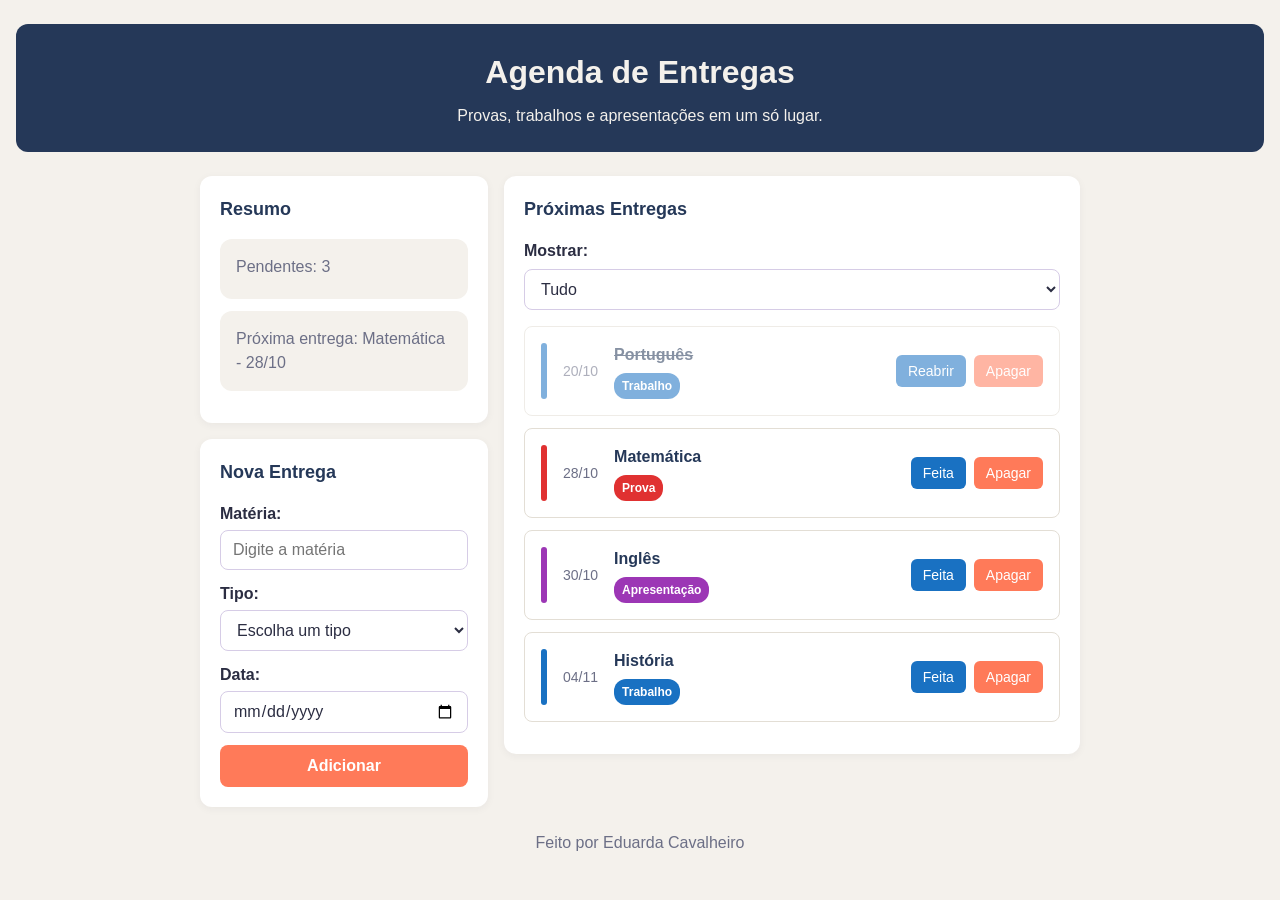
<file: atividade-23-10/index.html>
<!DOCTYPE html>
<html lang="pt-BR">
<head>
    <meta charset="UTF-8">
    <meta name="viewport" content="width=device-width, initial-scale=1.0">

    <title>Agenda de Entregas</title>

    <link rel="stylesheet" href="style.css">
    <script src="script.js" defer></script>
</head>

<body>

    <header>
        <h1>Agenda de Entregas</h1>
        <p>Provas, trabalhos e apresentações em um só lugar.</p>
    </header>

    <main class="app">

        <section class="resumo">
            <h2>Resumo</h2>

            <div class="totalPendentes">
                <p id="totalPendentes">Pendentes: 0</p>
            </div>

            <div class="proximaEntregas">
            <p id="proximaEntrega">
            Próxima entrega: Nada pendente
            </p>
            </div>
        </section>

        <section class="nova">
        <h2>Nova Entrega</h2>

        <form id="formulario" class="formulario">

        <p>
            <label for="materia">Matéria:</label>
            <input type="text" id="materia" placeholder="Digite a matéria" required>
        </p>

        <p>
        <label for="tipo">Tipo:</label>
        <select id="tipo" required>
            <option value="">Escolha um tipo</option>
            <option value="prova">Prova</option>
            <option value="trabalho">Trabalho</option>
            <option value="apresentacao">Apresentação</option>
        </select>
        </p>

        <p>
            <label for="data">Data:</label>
            <input type="date" id="data" required>
        </p>

        <button type="submit">Adicionar</button>

        </form>
        </section>

        <section class="entregas">
        <h2>Próximas Entregas</h2>

        <div>
        <label for="mostrar">Mostrar:</label>

        <select id="mostrar">
            <option value="todos">Tudo</option>
            <option value="prova">Só Provas</option>
            <option value="trabalho">Só Trabalhos</option>
            <option value="apresentacao">Só Apresentações</option>
        </select>
        </div>

        <ul class="listaEntregas" id="listaEntregas"></ul>

        </section>

    </main>

    <footer>
        <p>Feito por Eduarda Cavalheiro</p>
    </footer>

</body>
</html>
</file>
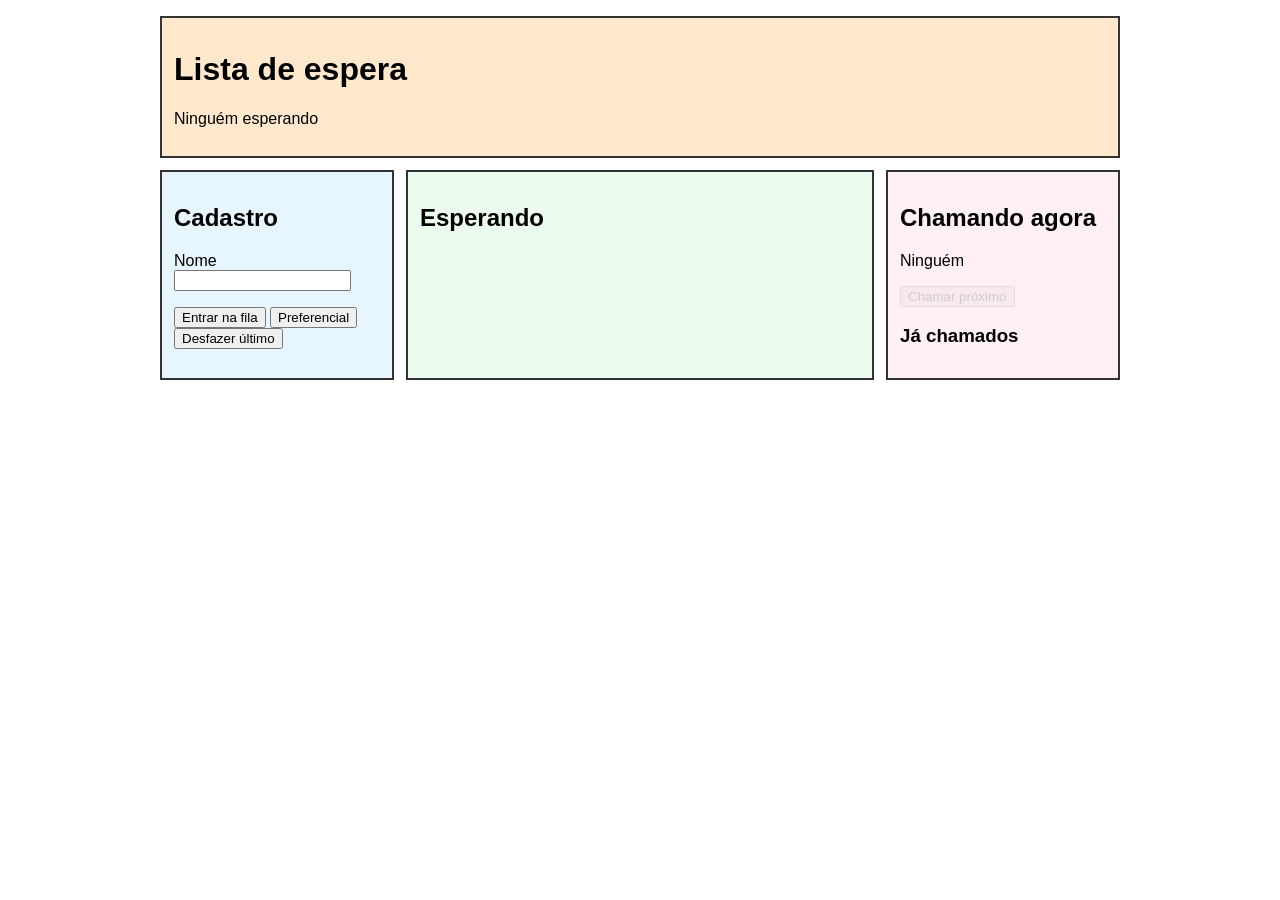
<file: exemplo-lista-espera/index.html>
<!DOCTYPE html>
<html lang="pt-BR">

<head>
    <meta charset="UTF-8">
    <meta name="viewport" content="width=device-width, initial-scale=1.0">
    <title>Lista de espera</title>
    <link rel="stylesheet" href="style.css">
    <script src="script.js" defer></script>
</head>

<body>

    <main class="lanchonete">

        <header class="topo">
            <h1>Lista de espera</h1>
            <p class="contagem">Ninguém esperando</p>
        </header>

        <form class="cadastro">
            <h2>Cadastro</h2>

            <p>
                <label for="nome">Nome</label>
                <input type="text" id="nome" class="campo-nome">
            </p>

            <div class="botoes">
                <button type="submit" class="botao-entrar">Entrar na fila</button>
                <button type="button" class="botao-preferencial">Preferencial</button>
                <button type="button" class="botao-desfazer">Desfazer último</button>
            </div>

            <p class="aviso"></p>
        </form>

        <section class="espera">
            <h2>Esperando</h2>
            <ol class="lista"></ol>
        </section>

        <section class="chamada">
            <h2>Chamando agora</h2>
            <p class="nome-chamado">Ninguém</p>
            <button type="button" class="botao-chamar">Chamar próximo</button>
            <h3>Já chamados</h3>
            <ol class="lista-chamados"></ol>
        </section>

    </main>

</body>

</html>
</file>
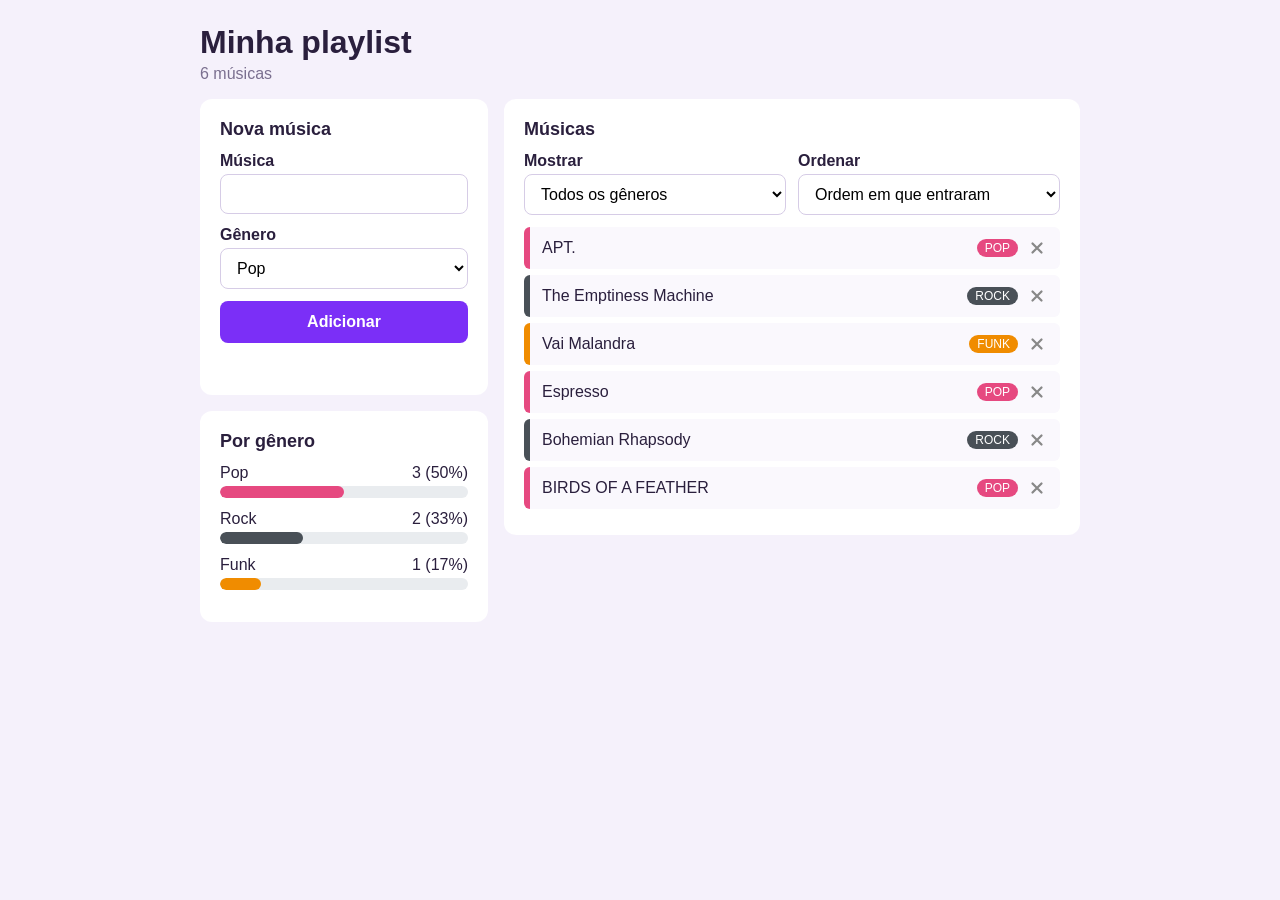
<file: exemplo-local-storage/index.html>
<!DOCTYPE html>
<html lang="pt-BR">

<head>
    <meta charset="UTF-8">
    <meta name="viewport" content="width=device-width, initial-scale=1.0">
    <title>Minha playlist</title>
    <link rel="stylesheet" href="style.css">
    <script src="script.js" defer></script>
</head>

<body>

    <main class="app">

        <header class="topo">
            <h1>Minha playlist</h1>
            <p class="contagem"></p>
        </header>

        <form class="formulario">
            <h2>Nova música</h2>

            <p>
                <label for="titulo">Música</label>
                <input type="text" id="titulo" class="campo-titulo">
            </p>

            <p>
                <label for="genero">Gênero</label>
                <select id="genero" class="campo-genero">
                    <option value="pop">Pop</option>
                    <option value="rock">Rock</option>
                    <option value="funk">Funk</option>
                </select>
            </p>

            <button type="submit">Adicionar</button>

            <p class="aviso"></p>
        </form>

        <section class="musicas">
            <h2>Músicas</h2>

            <div class="controles">
                <p>
                    <label for="filtro">Mostrar</label>
                    <select id="filtro" class="campo-filtro">
                        <option value="todos">Todos os gêneros</option>
                        <option value="pop">Só pop</option>
                        <option value="rock">Só rock</option>
                        <option value="funk">Só funk</option>
                    </select>
                </p>

                <p>
                    <label for="ordem">Ordenar</label>
                    <select id="ordem" class="campo-ordem">
                        <option value="chegada">Ordem em que entraram</option>
                        <option value="titulo-az">Título (A–Z)</option>
                        <option value="titulo-za">Título (Z–A)</option>
                        <option value="genero">Gênero</option>
                    </select>
                </p>
            </div>

            <ul class="lista"></ul>
        </section>

        <section class="generos">
            <h2>Por gênero</h2>
            <ul class="lista-generos"></ul>
        </section>

    </main>

</body>

</html>
</file>
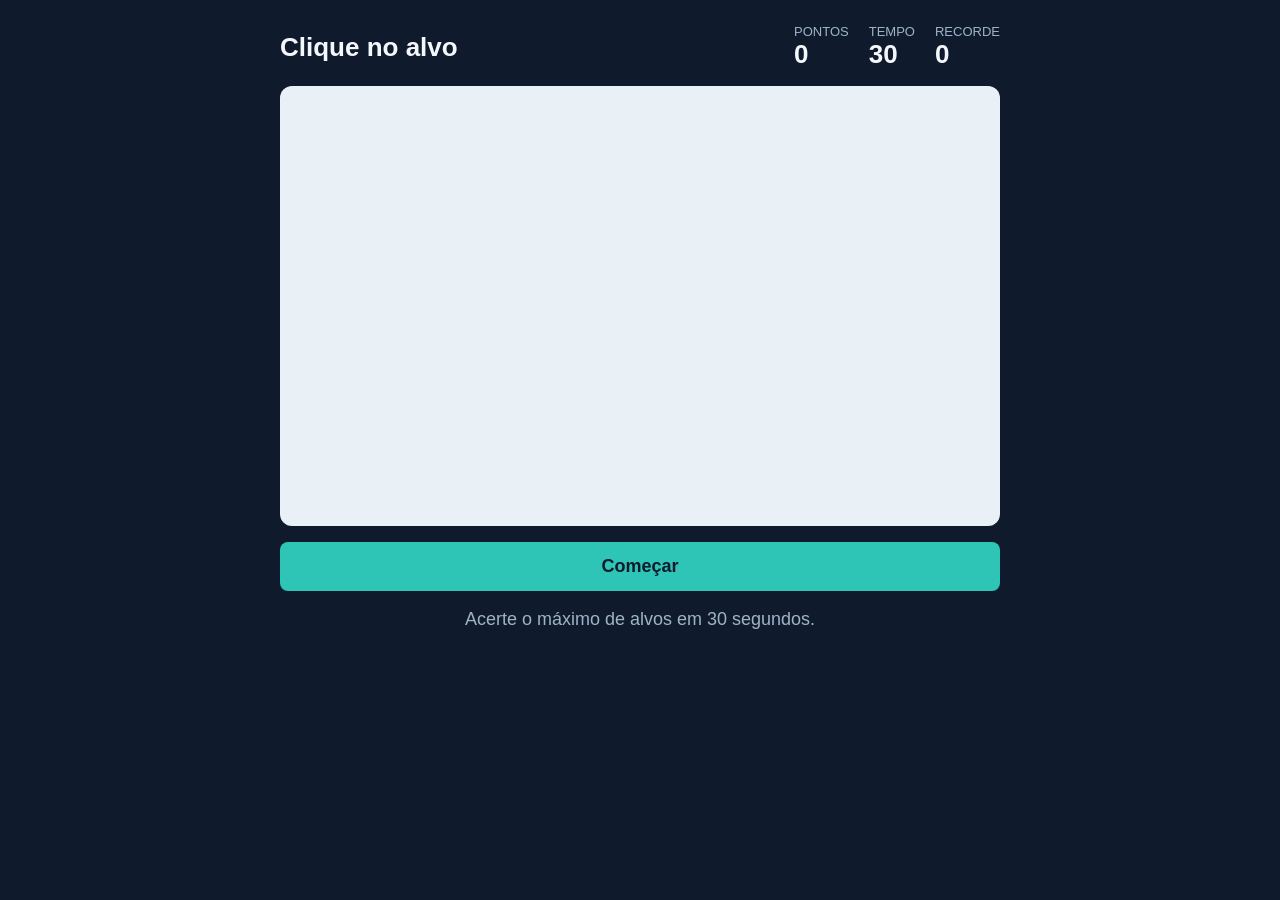
<file: material-aula-05-10/index.html>
<!DOCTYPE html>
<html lang="pt-BR">

<head>
    <meta charset="UTF-8">
    <meta name="viewport" content="width=device-width, initial-scale=1.0">
    <title>Clique no alvo</title>
    <link rel="stylesheet" href="style.css">
    <script src="script.js" defer></script>
</head>

<body>

    <main class="jogo">

        <header class="topo">
            <h1>Clique no alvo</h1>

            <div class="placar">
                <p>Pontos <strong class="pontos">0</strong></p>
                <p>Tempo <strong class="tempo">30</strong></p>
                <p>Recorde <strong class="recorde">0</strong></p>
            </div>
        </header>

        <div class="arena">
            <button type="button" class="alvo escondido" aria-label="Alvo"></button>
        </div>

        <button type="button" class="botao-comecar">Começar</button>
        <p class="mensagem">Acerte o máximo de alvos em 30 segundos.</p>

    </main>

</body>

</html>
</file>
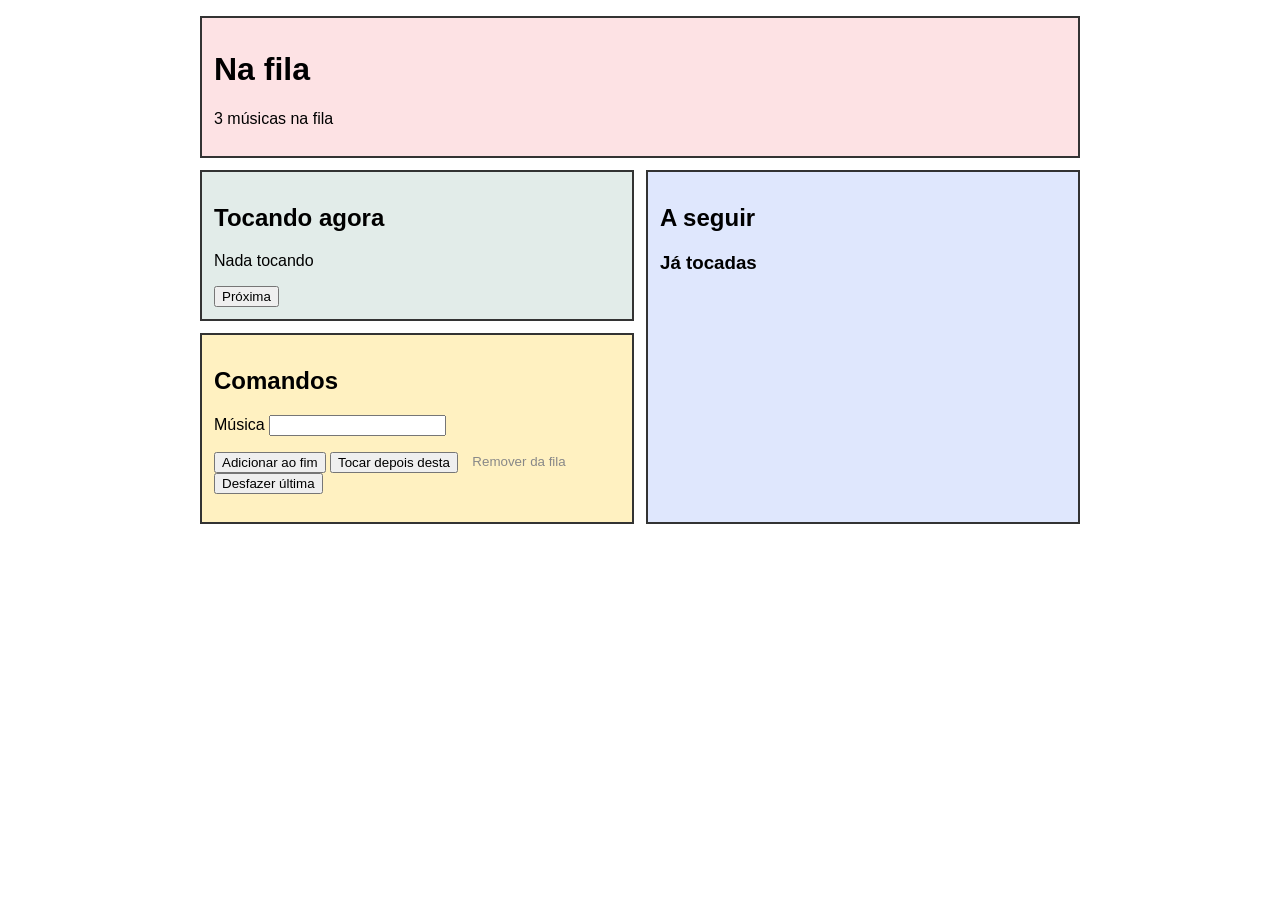
<file: playlist-ponto-de-partida/index.html>
<!DOCTYPE html>
<html lang="pt-BR">

<head>
    <meta charset="UTF-8">
    <meta name="viewport" content="width=device-width, initial-scale=1.0">
    <title>Na fila</title>
    <link rel="stylesheet" href="style.css">
    <script src="script.js" defer></script>
</head>

<body>

    <main class="player">

        <header class="topo">
            <h1>Na fila</h1>
            <p class="contagem">Fila vazia</p>
        </header>

        <section class="tocando">
            <h2>Tocando agora</h2>
            <p class="musica-atual">Nada tocando</p>
            <button type="button" class="botao-proxima">Próxima</button>
        </section>

        <form class="formulario">
            <h2>Comandos</h2>

            <p>
                <label for="musica">Música</label>
                <input type="text" id="musica" class="campo-musica">
            </p>

            <div class="botoes">
                <button type="submit" class="botao-adicionar">Adicionar ao fim</button>
                <button type="button" class="botao-furar">Tocar depois desta</button>
                <button type="button" class="botao-remover">Remover da fila</button>
                <button type="button" class="botao-desfazer">Desfazer última</button>
            </div>

            <p class="aviso"></p>
        </form>

        <section class="fila">
        <h2>A seguir</h2>
        <ol class="lista"></ol>
        <h3>Já tocadas</h3>
        <ol class="musica-tocada"></ol>
        </section>

    </main>

</body>

</html>
</file>
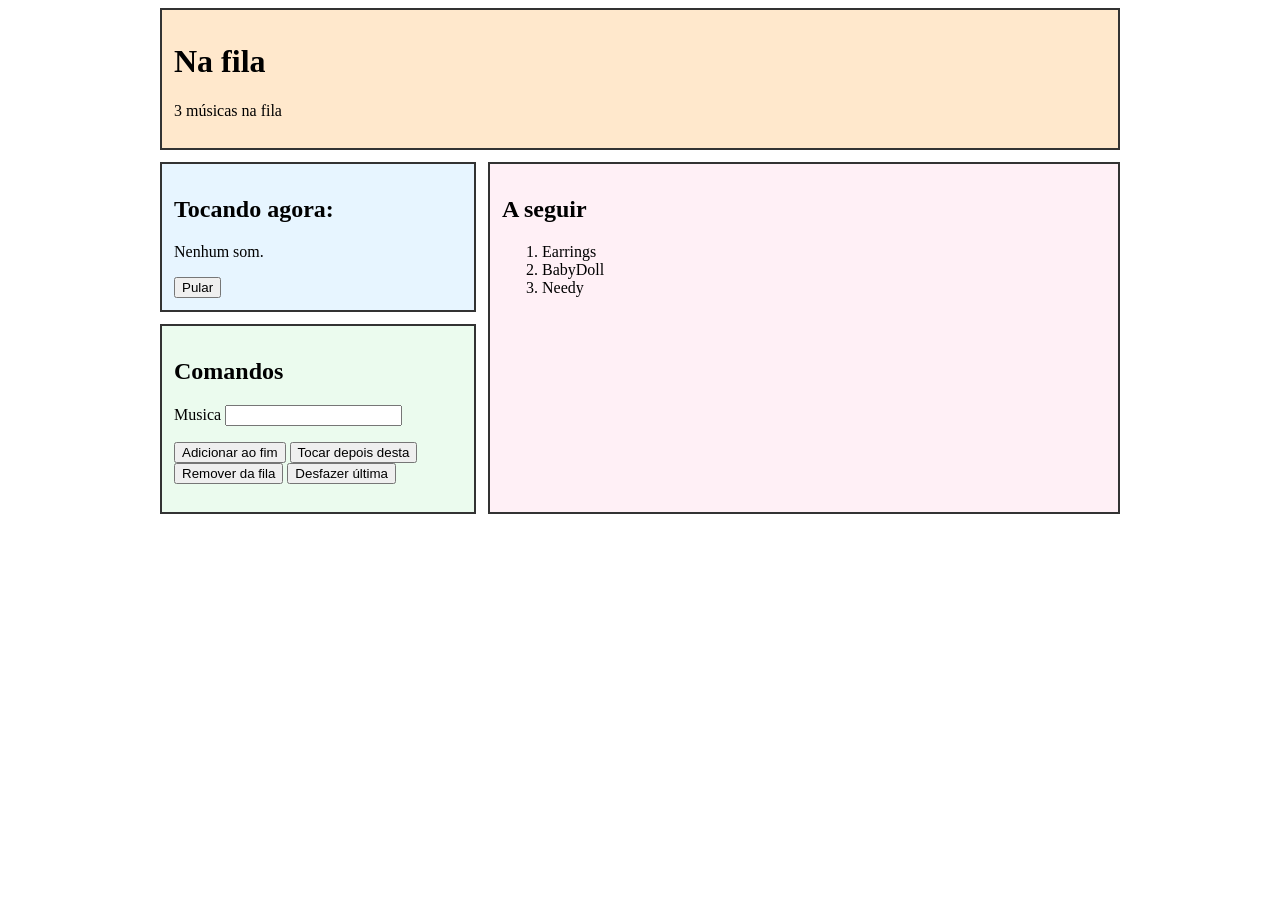
<file: playlist/index.html>
<!DOCTYPE html>
<html lang="pt-BR">

<head>
    <meta charset="UTF-8">
    <meta name="viewport" content="width=device-width, initial-scale=1.0">
    <title>Lista de espera</title>
    <link rel="stylesheet" href="style (3).css">
    <script src="script.js" defer></script>
</head>

<body>

    <main class="playlist">

        <header class="topo">
            <h1>Na fila</h1>
            <p class="filaAgora">Nenhuma musica na fila.</p>
        </header>

        <form class="play">
            <h2>Tocando agora:</h2>
            <p class="musicaAgora">Nenhum som.</p>
             <button type="button" class="botao-pular">Pular</button>
        </form>

        <section class="controle">
            <h2>Comandos</h2>

            <p>
                <label for="nome">Musica</label>
                <input type="text" id="musica" class="campo-musica">
            </p>

            <div class="botoes">
                <button type="button" class="botao-fim">Adicionar ao fim</button>
                <button type="button" class="botao-depois">Tocar depois desta</button>
                <button type="button" class="botao-remove">Remover da fila</button>
                <button type="button" class="botao-desfazer">Desfazer última</button>
            </div>

            <p class="aviso"></p>
        </section>

        <section class="fila">
            <h2>A seguir</h2>
            <ol class="lista"></ol>
        </section>

    </main>

</body>

</html>
</file>
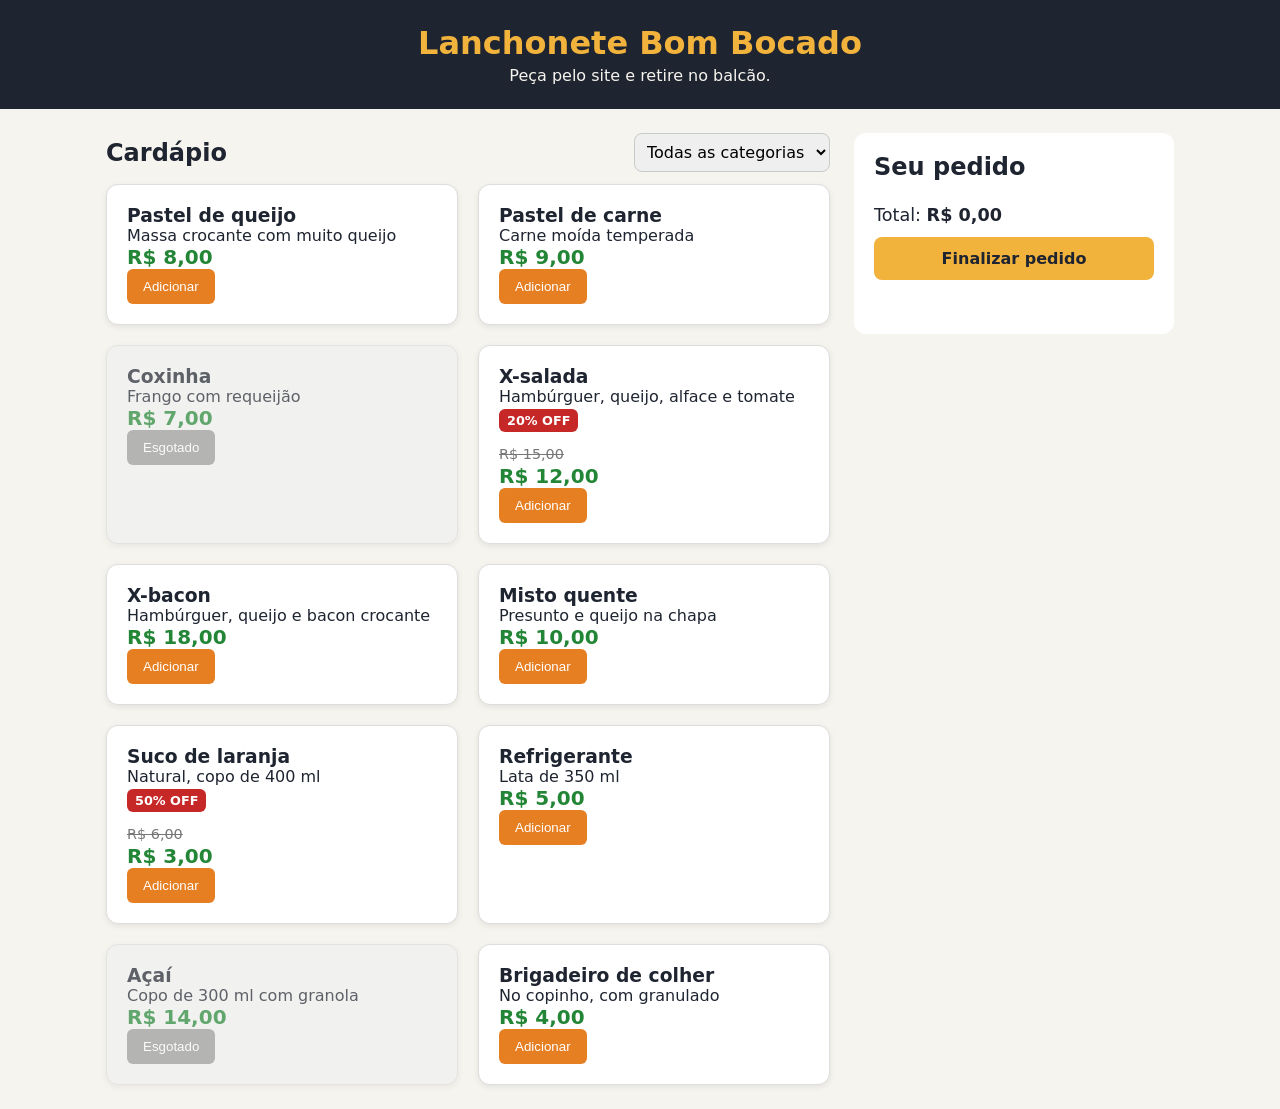
<file: cardapio-lanchonete-alunos/cardapio-lanchonete/index.html>
<!DOCTYPE html>
<html lang="pt-BR">
<head>
  <meta charset="UTF-8">
  <meta name="viewport" content="width=device-width, initial-scale=1.0">
  <title>Lanchonete Bom Bocado</title>
  <link rel="stylesheet" href="style.css">
</head>
<body>
  <header class="topo">
    <h1>Lanchonete Bom Bocado</h1>
    <p>Peça pelo site e retire no balcão.</p>
  </header>

  <main class="pagina">
    <section class="cardapio">
      <div class="cardapio__topo">
        <h2>Cardápio</h2>
        <select id="filtro">
          <option value="todas">Todas as categorias</option>
          <option value="salgados">Salgados</option>
          <option value="lanches">Lanches</option>
          <option value="bebidas">Bebidas</option>
          <option value="sobremesas">Sobremesas</option>
        </select>
      </div>
      <p id="aviso" class="aviso"></p>
      <div id="cardapio" class="cardapio__itens"></div>
    </section>

    <aside class="pedido">
      <h2>Seu pedido</h2>
      <ul id="lista-pedido" class="pedido__lista"></ul>
      <p class="pedido__total">Total: <strong id="total">R$ 0,00</strong></p>
      <button id="finalizar" class="botao">Finalizar pedido</button>
      <p id="status-pedido" class="pedido__status"></p>
    </aside>
  </main>

  <script src="script.js"></script>
</body>
</html>
</file>
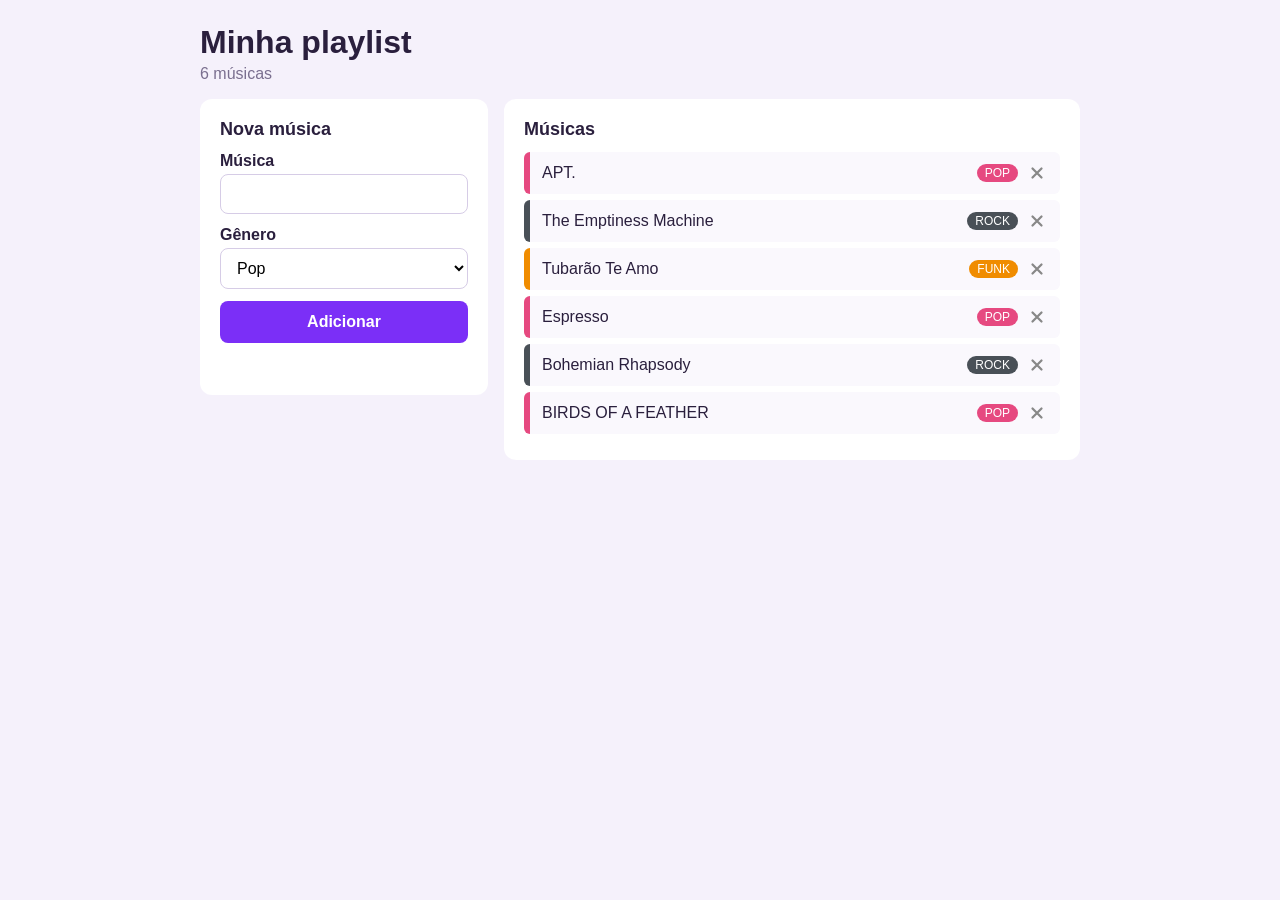
<file: exemplo-playlist-generos/1-generos/index.html>
<!DOCTYPE html>
<html lang="pt-BR">

<head>
    <meta charset="UTF-8">
    <meta name="viewport" content="width=device-width, initial-scale=1.0">
    <title>Minha playlist</title>
    <link rel="stylesheet" href="style.css">
    <script src="script.js" defer></script>
</head>

<body>

    <main class="app">

        <header class="topo">
            <h1>Minha playlist</h1>
            <p class="contagem"></p>
        </header>

        <form class="formulario">
            <h2>Nova música</h2>

            <p>
                <label for="titulo">Música</label>
                <input type="text" id="titulo" class="campo-titulo">
            </p>

            <p>
                <label for="genero">Gênero</label>
                <select id="genero" class="campo-genero">
                    <option value="pop">Pop</option>
                    <option value="rock">Rock</option>
                    <option value="funk">Funk</option>
                </select>
            </p>

            <button type="submit">Adicionar</button>

            <p class="aviso"></p>
        </form>

        <section class="musicas">
            <h2>Músicas</h2>
            <ul class="lista"></ul>
        </section>

    </main>

</body>

</html>
</file>
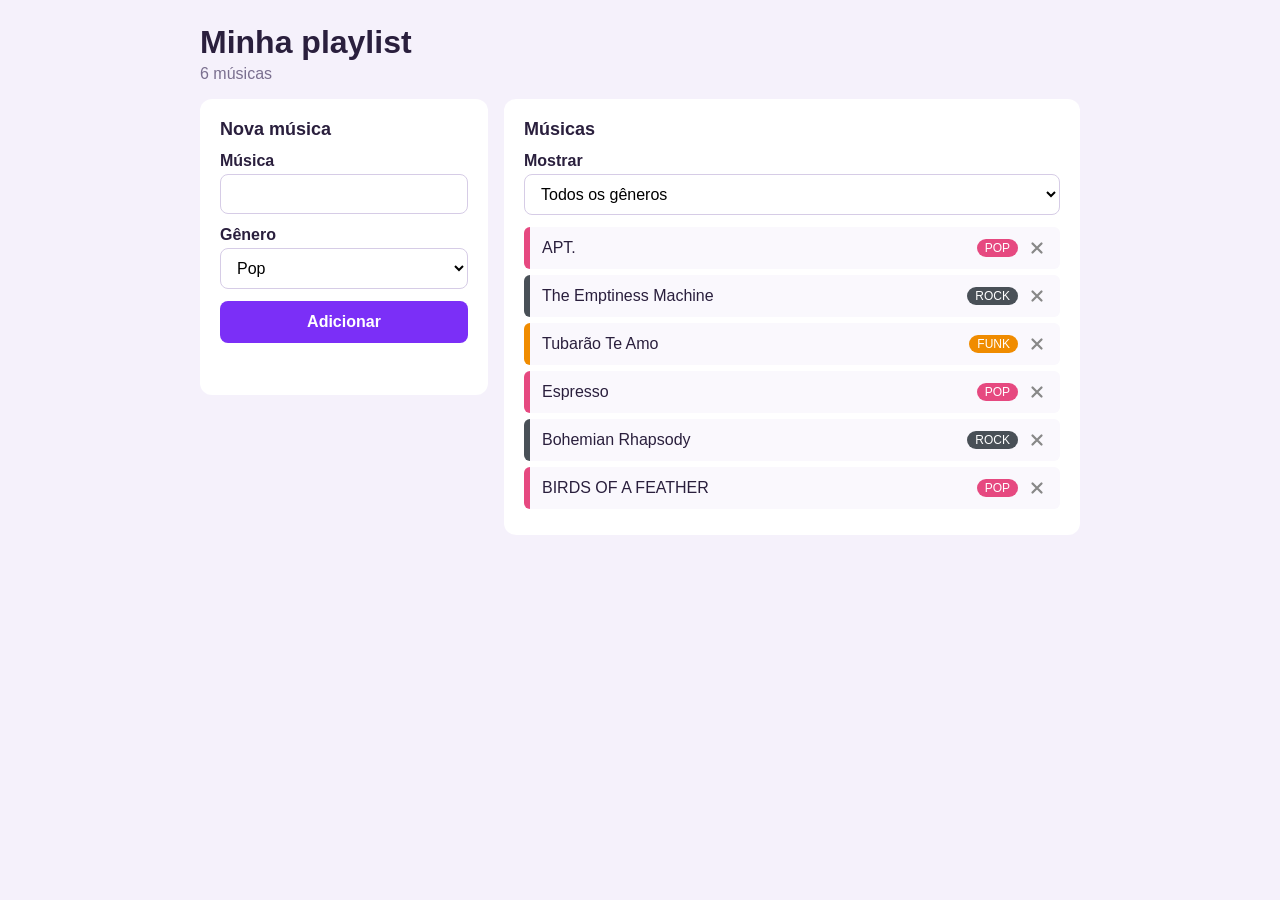
<file: exemplo-playlist-generos/2-filtro/index.html>
<!DOCTYPE html>
<html lang="pt-BR">

<head>
    <meta charset="UTF-8">
    <meta name="viewport" content="width=device-width, initial-scale=1.0">
    <title>Minha playlist</title>
    <link rel="stylesheet" href="style.css">
    <script src="script.js" defer></script>
</head>

<body>

    <main class="app">

        <header class="topo">
            <h1>Minha playlist</h1>
            <p class="contagem"></p>
        </header>

        <form class="formulario">
            <h2>Nova música</h2>

            <p>
                <label for="titulo">Música</label>
                <input type="text" id="titulo" class="campo-titulo">
            </p>

            <p>
                <label for="genero">Gênero</label>
                <select id="genero" class="campo-genero">
                    <option value="pop">Pop</option>
                    <option value="rock">Rock</option>
                    <option value="funk">Funk</option>
                </select>
            </p>

            <button type="submit">Adicionar</button>

            <p class="aviso"></p>
        </form>

        <section class="musicas">
            <h2>Músicas</h2>

            <p class="filtro">
                <label for="filtro">Mostrar</label>
                <select id="filtro" class="campo-filtro">
                    <option value="todos">Todos os gêneros</option>
                    <option value="pop">Só pop</option>
                    <option value="rock">Só rock</option>
                    <option value="funk">Só funk</option>
                </select>
            </p>

            <ul class="lista"></ul>
        </section>

    </main>

</body>

</html>
</file>
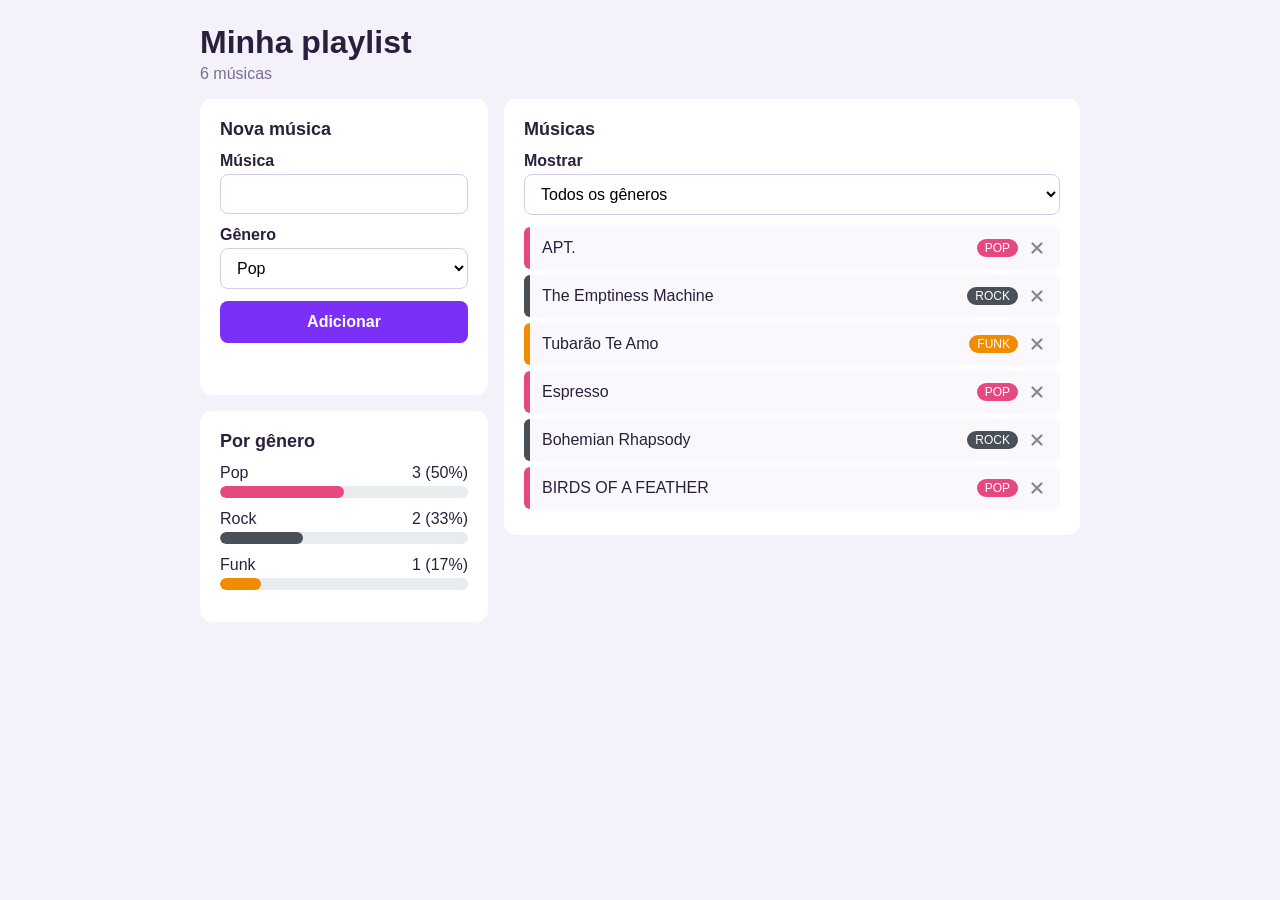
<file: exemplo-playlist-generos/3-barras/index.html>
<!DOCTYPE html>
<html lang="pt-BR">

<head>
    <meta charset="UTF-8">
    <meta name="viewport" content="width=device-width, initial-scale=1.0">
    <title>Minha playlist</title>
    <link rel="stylesheet" href="style.css">
    <script src="script.js" defer></script>
</head>

<body>

    <main class="app">

        <header class="topo">
            <h1>Minha playlist</h1>
            <p class="contagem"></p>
        </header>

        <form class="formulario">
            <h2>Nova música</h2>

            <p>
                <label for="titulo">Música</label>
                <input type="text" id="titulo" class="campo-titulo">
            </p>

            <p>
                <label for="genero">Gênero</label>
                <select id="genero" class="campo-genero">
                    <option value="pop">Pop</option>
                    <option value="rock">Rock</option>
                    <option value="funk">Funk</option>
                </select>
            </p>

            <button type="submit">Adicionar</button>

            <p class="aviso"></p>
        </form>

        <section class="musicas">
            <h2>Músicas</h2>

            <p class="filtro">
                <label for="filtro">Mostrar</label>
                <select id="filtro" class="campo-filtro">
                    <option value="todos">Todos os gêneros</option>
                    <option value="pop">Só pop</option>
                    <option value="rock">Só rock</option>
                    <option value="funk">Só funk</option>
                </select>
            </p>

            <ul class="lista"></ul>
        </section>

        <section class="generos">
            <h2>Por gênero</h2>
            <ul class="lista-generos"></ul>
        </section>

    </main>

</body>

</html>
</file>
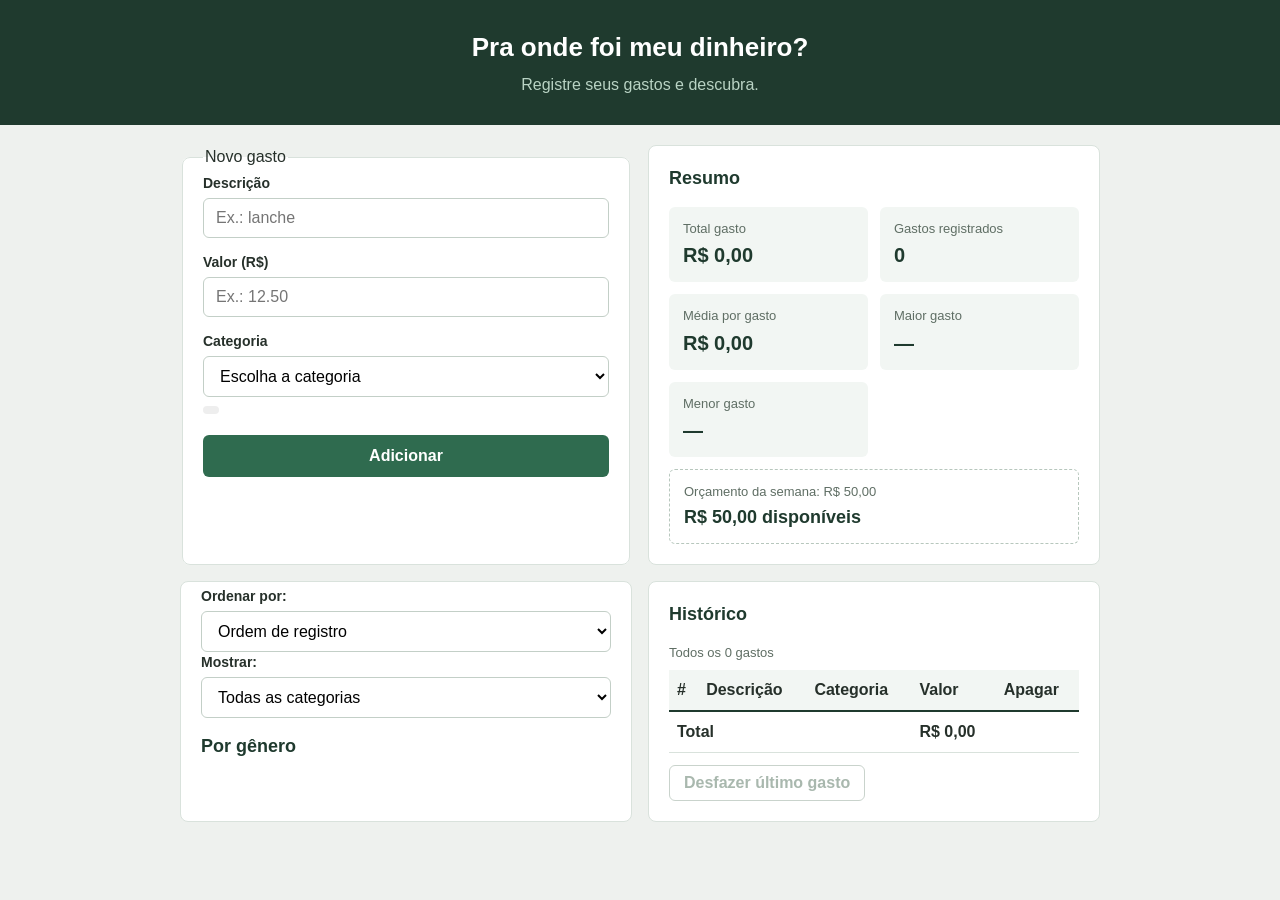
<file: exemplo-playlist-generos/controle-de-gastos-ponto-de-partida/index.html>
<!DOCTYPE html>
<html lang="pt-BR">

<head>
    <meta charset="UTF-8">
    <meta name="viewport" content="width=device-width, initial-scale=1.0">
    <title>Pra onde foi meu dinheiro?</title>
    <link rel="stylesheet" href="style.css">
    <script src="script.js" defer></script>
</head>

<body>

    <header class="topo">
        <h1>Pra onde foi meu dinheiro?</h1>
        <p>Registre seus gastos e descubra.</p>
    </header>

    <main class="painel">

        <fieldset class="cartao novo-gasto">
            <legend>Novo gasto</legend>

            <form class="formulario">
                <p>
                    <label for="descricao">Descrição</label>
                    <input type="text" id="descricao" class="campo-descricao" placeholder="Ex.: lanche">
                </p>

                <p>
                    <label for="valor">Valor (R$)</label>
                    <input type="number" id="valor" class="campo-valor" step="0.01" placeholder="Ex.: 12.50">
                </p>

                <p>
                    <label for="categoria">Categoria</label>
                    <select id="categoria" class="campo-categoria"></select>
                    <span class="etiqueta"></span>
                </p>

                <button type="submit">Adicionar</button>

                <p class="erro"></p>
            </form>
        </fieldset>

        <section class="cartao resumo">
            <h2>Resumo</h2>

            <div class="indicadores">
                <div class="indicador">
                    <span class="rotulo">Total gasto</span>
                    <strong class="total">R$ 0,00</strong>
                </div>

                <div class="indicador">
                    <span class="rotulo">Gastos registrados</span>
                    <strong class="quantidade">0</strong>
                </div>

                <div class="indicador">
                    <span class="rotulo">Média por gasto</span>
                    <strong class="media">R$ 0,00</strong>
                </div>

                <div class="indicador">
                    <span class="rotulo">Maior gasto</span>
                    <strong class="maior">—</strong>
                </div>

                <div class="indicador">
                    <span class="rotulo">Menor gasto</span>
                    <strong class="menor">—</strong>
                </div>
            </div>

            <div class="orcamento">
                <span class="rotulo">Orçamento da semana: R$ 50,00</span>
                <strong class="restante">R$ 50,00 disponíveis</strong>
            </div>
        </section>

        <section class="cartao categorias-cartao">
           <label for="ordenacao-gastos">Ordenar por:</label>

<select id="ordenacao-gastos">
    <option value="chegada">Ordem de registro</option>
    <option value="titulo-az">Descrição (A-Z)</option>
    <option value="titulo-za">Descrição (Z-A)</option>
    <option value="categoria">Categoria</option>
    <option value="valor-menor">Menor valor</option>
    <option value="valor-maior">Maior valor</option>
</select>

<label for="filtro-categoria">Mostrar:</label>
<select id="filtro-categoria">
    <option value="Todas">Todas as categorias</option>
    <option value="Alimentacao">Só Alimentação</option>
    <option value="Transporte">Só Transporte</option>
    <option value="Lazer">Só Lazer</option>
</select>

    <section class="generos">
            <h2>Por gênero</h2>
            <ul class="lista-generos"></ul>
        </section>
        </section>

       <section class="cartao historico-cartao">
    <h2>Histórico</h2>

    <table class="tabela-historico">
        <caption>Todos os gastos, na ordem em que entraram</caption>
        <thead>
            <tr>
                <th>#</th>
                <th>Descrição</th>
                <th>Categoria</th>
                <th>Valor</th>
                <th>Apagar</th>
            </tr>
        </thead>
        <tbody class="historico"></tbody>
        <tfoot>
            <tr>
                <th colspan="3">Total</th>
                <td class="total-rodape">R$ 0,00</td>
                <td></td>
            </tr>
        </tfoot>
    </table>
    <button type="button" class="botao-desfazer">
        Desfazer último gasto
    </button>
</section>

    </main>

</body>

</html>
</file>
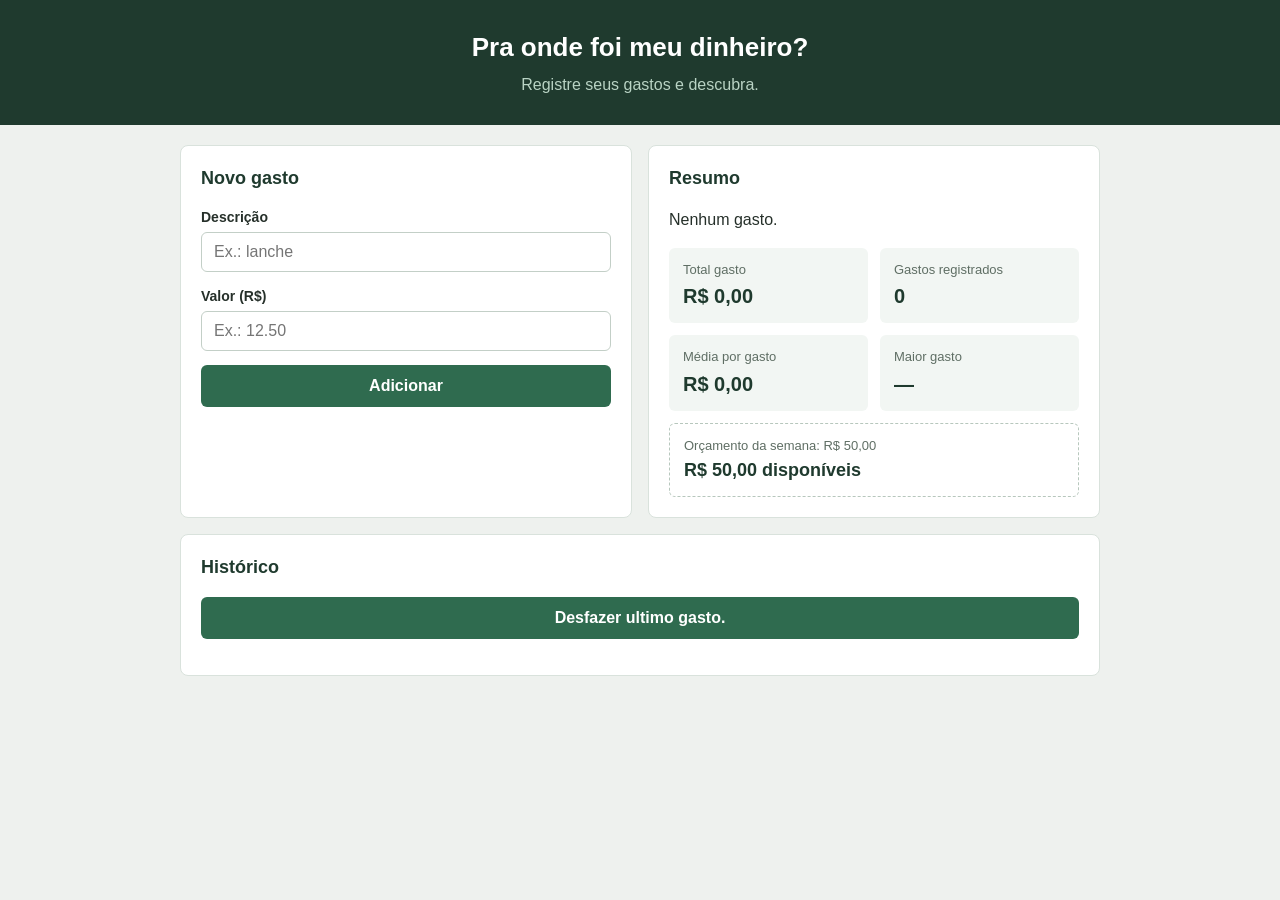
<file: material-28-09 (1)/Controle de gastos/index.html>
<!DOCTYPE html>
<html lang="pt-BR">

<head>
    <meta charset="UTF-8">
    <meta name="viewport" content="width=device-width, initial-scale=1.0">
    <title>Pra onde foi meu dinheiro?</title>
    <link rel="stylesheet" href="style.css">
    <script src="script.js" defer></script>
</head>

<body>

    <header class="topo">
        <h1>Pra onde foi meu dinheiro?</h1>
        <p>Registre seus gastos e descubra.</p>
    </header>

    <main class="painel">

        <section class="cartao novo-gasto">
            <h2>Novo gasto</h2>

            <form class="formulario">
                <p>
                    <label for="descricao">Descrição</label>
                    <input type="text" id="descricao" class="campo-descricao" placeholder="Ex.: lanche">
                </p>

                <p>
                    <label for="valor">Valor (R$)</label>
                    <input type="number" id="valor" class="campo-valor" step="0.01" placeholder="Ex.: 12.50">
                </p>

                <button type="submit">Adicionar</button>

                <p class="erro"></p>
            </form>
        </section>

        <section class="cartao resumo">
            <h2>Resumo</h2>
             <p class="telaFila">Nenhum gasto registrado.</p>

            <div class="indicadores">
                <div class="indicador">
                    <span class="rotulo">Total gasto</span>
                    <strong class="total">R$ 0,00</strong>
                </div>

                <div class="indicador">
                    <span class="rotulo">Gastos registrados</span>
                    <strong class="quantidade">0</strong>
                </div>

                <div class="indicador">
                    <span class="rotulo">Média por gasto</span>
                    <strong class="media">R$ 0,00</strong>
                </div>

                <div class="indicador">
                    <span class="rotulo">Maior gasto</span>
                    <strong class="maior">—</strong>
                </div>
            </div>

            <div class="orcamento">
                <span class="rotulo">Orçamento da semana: R$ 50,00</span>
                <strong class="restante">R$ 50,00 disponíveis</strong>
            </div>
        </section>

        <section class="cartao historico-cartao">
            <h2>Histórico</h2>
             <ol class="lista">Nenhum gasto ainda.</ol>
             <button type="button" class="botaoDesfazer">Desfazer ultimo gasto.</button>
             <p class="aviso"></p>
        </section>

        

    </main>

</body>

</html>
</file>
<file: atividade-23-10/style.css>
:root {
    --cor-fundo: #f4f1ec;
    --cor-cartao: #ffffff;
    --cor-texto: #2b2d42;
    --cor-textoSuave: #6c6f86;
    --cor-titulos: #253858;
    --cor-botao: #ff7a59;
    --cor-bordas: #e3ded5;

    /* Uma cor para cada tipo */
    --cor-prova: #e03131;
    --cor-trabalho: #1971c2;
    --cor-apresentacao: #9c36b5;
}

* {
    box-sizing: border-box;
}

body {
    margin: 0;
    padding: 24px 16px;
    background-color: var(--cor-fundo);
    font-family: "Segoe UI", Roboto, Helvetica, Arial, sans-serif;
    font-size: 16px;
    color: var(--cor-texto);
    line-height: 1.5;
}

header {
    text-align: center;
    padding: 24px 16px;
    margin-bottom: 24px;
    background-color: var(--cor-titulos);
    color: var(--cor-fundo);
    border-radius: 12px;
}

header h1 {
    margin: 0 0 8px;
}

header p {
    margin: 0;
}

footer {
    text-align: center;
    color: var(--cor-textoSuave);
    margin-top: 24px;
}

.app {
    display: grid;
    gap: 16px;
    max-width: 880px;
    margin: 0 auto;
    grid-template-areas:
        "resumo"
        "nova"
        "entregas";
}

.resumo {
    grid-area: resumo;
}

.nova {
    grid-area: nova;
}

.entregas {
    grid-area: entregas;
}

.resumo,
.nova,
.entregas {
    min-width: 0;
    padding: 20px;
    border-radius: 12px;
    background-color: var(--cor-cartao);
    box-shadow: 0 2px 8px rgba(43, 45, 66, 0.05);
}

h1 {
    color: var(--cor-fundo);
}

h2 {
    margin: 0 0 16px;
    font-size: 18px;
    color: var(--cor-titulos);
}

.formulario p {
    margin: 0 0 12px;
}

label {
    display: block;
    margin-bottom: 4px;
    font-weight: bold;
}

input,
select {
    width: 100%;
    padding: 10px 12px;
    border: 1px solid #d6cce6;
    border-radius: 8px;
    font-family: inherit;
    font-size: 16px;
    color: var(--cor-texto);
    background-color: #ffffff;
}

input:focus,
select:focus {
    outline: 2px solid var(--cor-trabalho);
    outline-offset: 2px;
}

.formulario button {
    width: 100%;
    padding: 12px;
    border: none;
    border-radius: 8px;
    background-color: var(--cor-botao);
    color: #ffffff;
    font-size: 16px;
    font-weight: bold;
    cursor: pointer;
    transition: background-color 0.2s;
}

.formulario button:hover {
    background-color: var(--cor-texto);
}

.totalPendentes,
.proximaEntregas {
    width: 100%;
    min-height: 60px;
    margin-bottom: 12px;
    padding: 16px;
    border-radius: 12px;
    background-color: var(--cor-fundo);
    color: var(--cor-textoSuave);
}

.totalPendentes p,
.proximaEntregas p {
    margin: 0;
}

.entregas > div {
    margin-bottom: 16px;
}

.entregas > div label {
    margin-bottom: 6px;
}

.listaEntregas {
    display: block;
    width: 100%;
    margin: 16px 0 0;
    padding: 0;
    list-style: none;
}

.entrega {
    display: flex;
    align-items: center;
    gap: 12px;
    width: 100%;
    margin-bottom: 12px;
    padding: 16px;
    border: 1px solid var(--cor-bordas);
    border-radius: 8px;
    background-color: var(--cor-cartao);
}


.entrega::before {
    content: "";
    width: 6px;
    min-width: 6px;
    align-self: stretch;
    background-color: #ccc;
    border-radius: 4px;
}

.entrega[data-tipo="prova"]::before {
    background-color: var(--cor-prova);
}

.entrega[data-tipo="trabalho"]::before {
    background-color: var(--cor-trabalho);
}

.entrega[data-tipo="apresentacao"]::before {
    background-color: var(--cor-apresentacao);
}

.entrega .data {
    flex-shrink: 0;
    color: var(--cor-textoSuave);
    font-size: 14px;
    white-space: nowrap;
}

.entrega .informacoes {
    flex: 1;
    min-width: 0;
}

.entrega .informacoes strong {
    display: block;
    overflow-wrap: anywhere;
    color: var(--cor-titulos);
}

.etiqueta {
    margin-top: 6px;
}

.etiqueta .prova,
.etiqueta .trabalho,
.etiqueta .apresentacao {
    display: inline-block;
    padding: 4px 8px;
    border-radius: 12px;
    color: #ffffff;
    font-size: 12px;
    font-weight: bold;
}

.etiqueta .prova {
    background-color: var(--cor-prova);
}

.etiqueta .trabalho {
    background-color: var(--cor-trabalho);
}

.etiqueta .apresentacao {
    background-color: var(--cor-apresentacao);
}

.botoes {
    display: flex;
    flex-wrap: wrap;
    align-items: center;
    gap: 8px;
}

.botoes button {
    padding: 8px 12px;
    border: none;
    border-radius: 6px;
    font-size: 14px;
    cursor: pointer;
    transition:
        background-color 0.2s,
        transform 0.2s;
}

.botoes button:hover {
    filter: brightness(0.9);
    transform: translateY(-1px);
}

.botoes button:focus-visible {
    outline: 3px solid var(--cor-titulos);
    outline-offset: 3px;
}

.botoes .feita {
    background-color: var(--cor-trabalho);
    color: #ffffff;
}

.botoes .apagar {
    background-color: var(--cor-botao);
    color: #ffffff;
}

.entrega.feita,
.entregaFeita {
    opacity: 0.55;
}

.entrega.feita .informacoes strong,
.entregaFeita .informacoes strong {
    text-decoration: line-through;
}

@media (min-width: 800px) {
    .app {
        grid-template-columns: 1fr 2fr;
        grid-template-areas:
            "resumo entregas"
            "nova entregas";
        align-items: start;
    }

    .entrega {
        gap: 16px;
    }
}

@media (max-width: 480px) {
    body {
        padding: 12px;
    }

    .resumo,
    .nova,
    .entregas {
        padding: 16px;
    }

    .entrega {
        flex-wrap: wrap;
        gap: 10px;
        padding: 12px;
    }

    .entrega .data {
        min-width: 65px;
    }

    .entrega .informacoes {
        flex: 1;
    }

    .botoes {
        width: 100%;
        padding-left: 16px;
    }
}
</file>
<file: exemplo-lista-espera/style.css>
/* Sem estilização ainda: bordas e fundos só para enxergar
   onde cada área do grid começa e termina. */

* {
    box-sizing: border-box;
}

body {
    margin: 0;
    padding: 16px;
    font-family: Arial, sans-serif;
}

.lanchonete {
    display: grid;
    gap: 12px;
    max-width: 960px;
    margin: 0 auto;

    /* Celular: tudo empilhado. A chamada vem logo depois
       do topo, porque é o que mais importa. */
    grid-template-areas:
        "topo"
        "chamada"
        "cadastro"
        "espera";
}

.topo     { grid-area: topo; }
.cadastro { grid-area: cadastro; }
.espera   { grid-area: espera; }
.chamada  { grid-area: chamada; }

.topo,
.cadastro,
.espera,
.chamada {
    padding: 12px;
    border: 2px solid #333333;
}

.topo     { background-color: #ffe8cc; }
.cadastro { background-color: #e7f5ff; }
.espera   { background-color: #ebfbee; }
.chamada  { background-color: #fff0f6; }


/* A lista de espera */

.lista li {
    padding: 8px;
}

/* Linhas zebradas: os itens pares (2º, 4º, 6º...) */
.lista li:nth-child(even) {
    background-color: #ffffff;
}

/* O primeiro da lista é o próximo a ser chamado */
.lista li:first-child {
    font-weight: bold;
}


/* O botão desabilitado com cara de desabilitado */
button:disabled {
    cursor: not-allowed;
    opacity: 0.5;
}


/* A partir de 800px: três colunas, a do meio mais larga. */

@media (min-width: 800px) {

    .lanchonete {
        grid-template-columns: 1fr 2fr 1fr;
        grid-template-areas:
            "topo     topo   topo"
            "cadastro espera chamada";
    }

}


/* O botão de cada item: só o X, sem fundo nem borda.
   O X usa currentColor, então ele tem a cor do texto
   do botão: mudando o color, o X muda junto. */
.botao-remover {
    margin-left: 8px;
    padding: 2px;
    border: none;
    border-radius: 4px;
    background-color: transparent;
    color: #888888;
    line-height: 0;
    vertical-align: middle;
    cursor: pointer;
}

.botao-remover:hover {
    color: #c62828;
    background-color: #ffe3e3;
}

.botao-remover:focus-visible {
    outline: 2px solid #c62828;
}


/* A etiqueta criada pelo JavaScript no primeiro da lista */
.etiqueta {
    margin-left: 8px;
    padding: 2px 8px;
    border-radius: 999px;
    background-color: #333333;
    color: #ffffff;
    font-size: 12px;
    font-weight: normal;
}

.lista-chamados {
    color: #666666;
}
</file>
<file: exemplo-local-storage/style.css>
:root {
    --cor-fundo: #f5f1fb;
    --cor-cartao: #ffffff;
    --cor-texto: #2a1f3d;
    --cor-destaque: #7b2ff7;
    --cor-alerta: #c2185b;

    /* Uma cor para cada gênero */
    --cor-pop: #e64980;
    --cor-rock: #495057;
    --cor-funk: #f08c00;
}

* {
    box-sizing: border-box;
}

body {
    margin: 0;
    padding: 24px 16px;
    background-color: var(--cor-fundo);
    font-family: "Segoe UI", Roboto, Helvetica, Arial, sans-serif;
    color: var(--cor-texto);
}

/* Celular: tudo empilhado */
.app {
    display: grid;
    gap: 16px;
    max-width: 880px;
    margin: 0 auto;
    grid-template-areas:
        "topo"
        "formulario"
        "musicas"
        "generos";
}

.topo       { grid-area: topo; }
.formulario { grid-area: formulario; }
.musicas    { grid-area: musicas; }
.generos    { grid-area: generos; }

h1 {
    margin: 0;
}

.contagem {
    margin: 4px 0 0 0;
    color: #7a6f8f;
}

.formulario,
.musicas,
.generos {
    padding: 20px;
    border-radius: 12px;
    background-color: var(--cor-cartao);
}

h2 {
    margin: 0 0 12px 0;
    font-size: 18px;
}

.formulario p {
    margin: 0 0 12px 0;
}

label {
    display: block;
    margin-bottom: 4px;
    font-weight: bold;
}

input,
select {
    width: 100%;
    padding: 10px 12px;
    border: 1px solid #d6cce6;
    border-radius: 8px;
    font-size: 16px;
    background-color: #ffffff;
}

.formulario button {
    width: 100%;
    padding: 12px;
    border: none;
    border-radius: 8px;
    background-color: var(--cor-destaque);
    color: #ffffff;
    font-size: 16px;
    font-weight: bold;
    cursor: pointer;
}

.formulario button:hover {
    background-color: #6420d6;
}

.aviso {
    min-height: 20px;
    color: var(--cor-alerta);
    font-weight: bold;
}


/* A lista */

.lista {
    margin: 0;
    padding: 0;
    list-style: none;
}

.lista li {
    display: flex;
    align-items: center;
    gap: 8px;
    padding: 10px 12px;
    margin-bottom: 6px;
    border-radius: 6px;
    background-color: #faf8fd;
    border-left: 6px solid #cccccc;
}

.titulo {
    flex: 1;
}

/* A etiqueta com o gênero */
.etiqueta {
    padding: 2px 8px;
    border-radius: 999px;
    background-color: #cccccc;
    color: #ffffff;
    font-size: 12px;
    text-transform: uppercase;
}


/* Seletor de atributo: escolhe pelo valor do data-genero.
   O JavaScript só diz qual é o gênero. A cor é do CSS. */

.lista li[data-genero="pop"]  { border-left-color: var(--cor-pop); }
.lista li[data-genero="rock"] { border-left-color: var(--cor-rock); }
.lista li[data-genero="funk"] { border-left-color: var(--cor-funk); }

[data-genero="pop"]  .etiqueta { background-color: var(--cor-pop); }
[data-genero="rock"] .etiqueta { background-color: var(--cor-rock); }
[data-genero="funk"] .etiqueta { background-color: var(--cor-funk); }


/* O botão de remover, o mesmo de 16/10 */

.botao-remover {
    padding: 2px;
    border: none;
    border-radius: 4px;
    background-color: transparent;
    color: #888888;
    line-height: 0;
    cursor: pointer;
}

.botao-remover:hover {
    color: #c62828;
    background-color: #ffe3e3;
}

.botao-remover:focus-visible {
    outline: 2px solid #c62828;
}


/* A partir de 800px: formulário à esquerda, músicas à direita */

@media (min-width: 800px) {

    .app {
        grid-template-columns: 1fr 2fr;
        grid-template-areas:
            "topo       topo"
            "formulario musicas"
            "generos    musicas";
        align-items: start;
    }

}


/* O filtro e a ordem, lado a lado, acima da lista */
.controles {
    display: grid;
    grid-template-columns: 1fr 1fr;
    gap: 12px;
    margin-bottom: 12px;
}

.controles p {
    margin: 0;
}


/* -----------------------------------------------------------
   O gráfico de barras, só com CSS
   ----------------------------------------------------------- */

.lista-generos {
    margin: 0;
    padding: 0;
    list-style: none;
}

.lista-generos li {
    margin-bottom: 12px;
}

/* O nome à esquerda, a quantidade à direita */
.legenda-da-barra {
    display: flex;
    justify-content: space-between;
    margin-bottom: 4px;
    text-transform: capitalize;
}

/* O trilho é a barra inteira, cinza. A barra colorida fica
   dentro dele, e a largura dela é a porcentagem. */
.trilho {
    width: 100%;
    height: 12px;
    border-radius: 999px;
    background-color: #e9ecef;
    overflow: hidden;
}

.barra {
    height: 100%;
    border-radius: 999px;
    background-color: #888888;
}

/* A cor de cada barra vem do mesmo data-genero da lista */
[data-genero="pop"]  .barra { background-color: var(--cor-pop); }
[data-genero="rock"] .barra { background-color: var(--cor-rock); }
[data-genero="funk"] .barra { background-color: var(--cor-funk); }
</file>
<file: material-aula-05-10/style.css>
:root {
    --cor-fundo: #0f1b2d;
    --cor-arena: #e9f1f7;
    --cor-texto: #f4f7fb;
    --cor-suave: #9fb3c8;
    --cor-alvo: #e63946;
    --cor-destaque: #2ec4b6;
}

* {
    box-sizing: border-box;
}

body {
    margin: 0;
    padding: 24px 16px;
    background-color: var(--cor-fundo);
    font-family: "Segoe UI", Roboto, Helvetica, Arial, sans-serif;
    color: var(--cor-texto);
}

.jogo {
    max-width: 720px;
    margin: 0 auto;
}


/* Topo e placar */

.topo {
    display: flex;
    flex-wrap: wrap;
    justify-content: space-between;
    align-items: center;
    gap: 12px;
    margin-bottom: 16px;
}

h1 {
    margin: 0;
    font-size: 26px;
}

.placar {
    display: flex;
    gap: 20px;
}

.placar p {
    margin: 0;
    color: var(--cor-suave);
    font-size: 13px;
    text-transform: uppercase;
}

.placar strong {
    display: block;
    font-size: 26px;
    color: var(--cor-texto);
}


/* A arena: o alvo se posiciona em relação a ela */

.arena {
    position: relative;
    height: 380px;
    border-radius: 12px;
    background-color: var(--cor-arena);
    overflow: hidden;
}


/* O alvo: posição exata dentro da arena */

.alvo {
    position: absolute;
    left: 50%;
    top: 50%;
    transform: translate(-50%, -50%);

    width: 56px;
    height: 56px;
    padding: 0;
    border: none;
    border-radius: 50%;
    cursor: pointer;

    /* Os anéis do alvo: quatro faixas de cor, do centro para a
       borda. "closest-side" faz 100% ser a borda do alvo. */
    background: radial-gradient(circle closest-side,
            #ffffff 0% 25%,
            var(--cor-alvo) 25% 50%,
            #ffffff 50% 75%,
            var(--cor-alvo) 75% 100%);
}

.alvo:hover {
    box-shadow: 0 0 0 4px var(--cor-destaque);
}

.alvo:active {
    transform: translate(-50%, -50%) scale(0.85);
}

.alvo.escondido {
    display: none;
}


/* Botão e mensagem */

.botao-comecar {
    display: block;
    width: 100%;
    margin-top: 16px;
    padding: 14px;
    border: none;
    border-radius: 8px;
    background-color: var(--cor-destaque);
    color: var(--cor-fundo);
    font-size: 18px;
    font-weight: bold;
    cursor: pointer;
}

.botao-comecar:hover {
    background-color: #5bd9cd;
}

.botao-comecar:disabled {
    background-color: #33475b;
    color: var(--cor-suave);
    cursor: not-allowed;
}

.botao-comecar:focus-visible,
.alvo:focus-visible {
    outline: 3px solid var(--cor-destaque);
    outline-offset: 3px;
}

.mensagem {
    text-align: center;
    color: var(--cor-suave);
    font-size: 18px;
}


@media (min-width: 700px) {

    .arena {
        height: 440px;
    }

}
</file>
<file: playlist-ponto-de-partida/style.css>
/* Sem estilização ainda: bordas e fundos só para enxergar
   onde cada área do grid começa e termina. */

* {
    box-sizing: border-box;
}

body {
    margin: 0;
    padding: 16px;
    font-family: Arial, sans-serif;
}

.player {
    display: grid;
    gap: 12px;
    max-width: 880px;
    margin: 0 auto;

    /* Celular: tudo empilhado */
    grid-template-areas:
        "topo"
        "tocando"
        "formulario"
        "fila";
}

.topo       { grid-area: topo; }
.tocando    { grid-area: tocando; }
.formulario { grid-area: formulario; }
.fila       { grid-area: fila; }

.topo,
.tocando,
.formulario,
.fila {
    padding: 12px;
    border: 2px solid #333333;
}

.topo       { background-color: #fde2e4; }
.tocando    { background-color: #e2ece9; }
.formulario { background-color: #fff1c1; }
.fila       { background-color: #dfe7fd; }


/* A fila: lista numerada */

.lista li {
    padding: 8px;
}

/* Linhas zebradas: os itens pares (2º, 4º, 6º...) */
.lista li:nth-child(even) {
    background-color: #ffffff;
}

/* A primeira da fila é a próxima a tocar */
.lista li:first-child {
    font-weight: bold;
}


button:disabled {
    cursor: not-allowed;
    opacity: 0.5;
}


/* A partir de 800px: a fila vai para a direita e ocupa
   a altura de duas linhas. */

@media (min-width: 800px) {

    .player {
        grid-template-columns: 1fr 1fr;
        grid-template-areas:
            "topo       topo"
            "tocando    fila"
            "formulario fila";
    }

}

.botao-remover {
    margin-left: 8px;
    padding: 2px;
    border: none;
    border-radius: 4px;
    background-color: transparent;
    color: #888888;
    line-height: 0;
    vertical-align: middle;
    cursor: pointer;
}

.botao-remover:hover {
    color: #c62828;
    background-color: #ffe3e3;
}

.botao-remover:focus-visible {
    outline: 2px solid #c62828;
}

.etiqueta {
    margin-left: 8px;
    padding: 2px 8px;
    border-radius: 999px;
    background-color: #333333;
    color: #ffffff;
    font-size: 12px;
    font-weight: normal;
}
</file>
<file: playlist/style (3).css>
.topo,
.play,
.controle,
.fila {
    padding: 12px;
    border: 2px solid #333333;
}

.topo     { background-color: #ffe8cc; }
.play { background-color: #e7f5ff; }
.controle   { background-color: #ebfbee; }
.fila  { background-color: #fff0f6; }

.topo     { grid-area: topo; }
.play { grid-area: play; }
.controle   { grid-area: controle; }
.fila  { grid-area: fila; }


.playlist {
    display: grid;
    gap: 12px;
    max-width: 960px;
    margin: 0 auto;

    /* Celular: tudo empilhado. A chamada vem logo depois
       do topo, porque é o que mais importa. */
    grid-template-areas:
        "topo"
        "play"
        "controle"
        "fila";
}

@media (min-width: 800px) {

    .playlist {
        grid-template-columns: 1fr 2fr;
        grid-template-areas:
            "topo topo"
            "play fila"
            "controle fila";
    }

}
</file>
<file: cardapio-lanchonete-alunos/cardapio-lanchonete/style.css>
* {
  box-sizing: border-box;
  margin: 0;
  padding: 0;
}

body {
  font-family: system-ui, sans-serif;
  background: #f6f4ee;
  color: #1e2430;
}

.topo {
  background: #1e2430;
  color: #f6f4ee;
  padding: 24px 16px;
  text-align: center;
}

.topo h1 {
  color: #f2b33d;
  margin-bottom: 4px;
}

.pagina {
  display: grid;
  gap: 24px;
  max-width: 1100px;
  margin: 0 auto;
  padding: 24px 16px;
}

.cardapio__topo {
  display: flex;
  justify-content: space-between;
  align-items: center;
  gap: 12px;
  margin-bottom: 12px;
}

select {
  padding: 8px;
  border: 1px solid #c5ccc7;
  border-radius: 8px;
  font: inherit;
}

.aviso {
  min-height: 1.4em;
  margin-bottom: 12px;
  color: #8a5e00;
  font-weight: 600;
}

.cardapio__itens {
  display: grid;
  gap: 16px;
}

/* Etapa 2: os estilos dos cards entram aqui */

.pedido {
  background: #ffffff;
  border-radius: 12px;
  padding: 20px;
  display: flex;
  flex-direction: column;
  gap: 12px;
  align-self: start;
}

.pedido__lista {
  list-style: none;
  display: flex;
  flex-direction: column;
  gap: 8px;
}

.pedido__total {
  font-size: 1.1rem;
}

.botao {
  padding: 12px;
  border: none;
  border-radius: 8px;
  background: #f2b33d;
  color: #1e2430;
  font: inherit;
  font-weight: 700;
  cursor: pointer;
}

.botao:hover {
  background: #e0a024;
}

.botao:disabled {
  background: #c5ccc7;
  cursor: wait;
}

.pedido__status {
  min-height: 1.4em;
  font-weight: 600;
}

@media (min-width: 600px) {
  .cardapio__itens {
    grid-template-columns: 1fr 1fr;
  }
}

@media (min-width: 900px) {
  .pagina {
    grid-template-columns: 1fr 320px;
  }
}

#cardapio {
    display: grid;
    grid-template-columns: repeat(2, minmax(0, 1fr));
    gap: 20px;
}

.card {
    background-color: #fff;
    border: 1px solid #ddd;
    border-radius: 12px;
    padding: 20px;
    box-shadow: 0 2px 6px rgba(0, 0, 0, 0.08);
}

.card h3 {
    margin-top: 0;
}

.card__preco {
    color: #238636;
    font-size: 1.25rem;
    font-weight: bold;
}

.card button {
    background-color: #e67e22;
    color: white;
    border: none;
    border-radius: 6px;
    padding: 10px 16px;
    cursor: pointer;
}

.card button:disabled {
    cursor: not-allowed;
    background-color: #999;
}

.card--esgotado {
    background-color: #f0f0f0;
    opacity: 0.7;
}

@media (max-width: 600px) {
    #cardapio {
        grid-template-columns: 1fr;
    }
}

.card__promocao {
    display: inline-block;
    background-color: #c62828;
    color: white;
    padding: 4px 8px;
    border-radius: 6px;
    font-size: 0.8rem;
    font-weight: bold;
    margin-bottom: 8px;
}

.card__preco s {
    color: #777;
    font-size: 0.9rem;
    font-weight: normal;
}

.card__preco strong {
    color: #238636;
    font-size: 1.25rem;
}
</file>
<file: exemplo-playlist-generos/1-generos/style.css>
:root {
    --cor-fundo: #f5f1fb;
    --cor-cartao: #ffffff;
    --cor-texto: #2a1f3d;
    --cor-destaque: #7b2ff7;
    --cor-alerta: #c2185b;

    /* Uma cor para cada gênero */
    --cor-pop: #e64980;
    --cor-rock: #495057;
    --cor-funk: #f08c00;
}

* {
    box-sizing: border-box;
}

body {
    margin: 0;
    padding: 24px 16px;
    background-color: var(--cor-fundo);
    font-family: "Segoe UI", Roboto, Helvetica, Arial, sans-serif;
    color: var(--cor-texto);
}

/* Celular: tudo empilhado */
.app {
    display: grid;
    gap: 16px;
    max-width: 880px;
    margin: 0 auto;
    grid-template-areas:
        "topo"
        "formulario"
        "musicas";
}

.topo       { grid-area: topo; }
.formulario { grid-area: formulario; }
.musicas    { grid-area: musicas; }

h1 {
    margin: 0;
}

.contagem {
    margin: 4px 0 0 0;
    color: #7a6f8f;
}

.formulario,
.musicas {
    padding: 20px;
    border-radius: 12px;
    background-color: var(--cor-cartao);
}

h2 {
    margin: 0 0 12px 0;
    font-size: 18px;
}

.formulario p {
    margin: 0 0 12px 0;
}

label {
    display: block;
    margin-bottom: 4px;
    font-weight: bold;
}

input,
select {
    width: 100%;
    padding: 10px 12px;
    border: 1px solid #d6cce6;
    border-radius: 8px;
    font-size: 16px;
    background-color: #ffffff;
}

.formulario button {
    width: 100%;
    padding: 12px;
    border: none;
    border-radius: 8px;
    background-color: var(--cor-destaque);
    color: #ffffff;
    font-size: 16px;
    font-weight: bold;
    cursor: pointer;
}

.formulario button:hover {
    background-color: #6420d6;
}

.aviso {
    min-height: 20px;
    color: var(--cor-alerta);
    font-weight: bold;
}


/* A lista */

.lista {
    margin: 0;
    padding: 0;
    list-style: none;
}

.lista li {
    display: flex;
    align-items: center;
    gap: 8px;
    padding: 10px 12px;
    margin-bottom: 6px;
    border-radius: 6px;
    background-color: #faf8fd;
    border-left: 6px solid #cccccc;
}

.titulo {
    flex: 1;
}

/* A etiqueta com o gênero */
.etiqueta {
    padding: 2px 8px;
    border-radius: 999px;
    background-color: #cccccc;
    color: #ffffff;
    font-size: 12px;
    text-transform: uppercase;
}


/* Seletor de atributo: escolhe pelo valor do data-genero.
   O JavaScript só diz qual é o gênero. A cor é do CSS. */

.lista li[data-genero="pop"]  { border-left-color: var(--cor-pop); }
.lista li[data-genero="rock"] { border-left-color: var(--cor-rock); }
.lista li[data-genero="funk"] { border-left-color: var(--cor-funk); }

[data-genero="pop"]  .etiqueta { background-color: var(--cor-pop); }
[data-genero="rock"] .etiqueta { background-color: var(--cor-rock); }
[data-genero="funk"] .etiqueta { background-color: var(--cor-funk); }


/* O botão de remover, o mesmo de 16/10 */

.botao-remover {
    padding: 2px;
    border: none;
    border-radius: 4px;
    background-color: transparent;
    color: #888888;
    line-height: 0;
    cursor: pointer;
}

.botao-remover:hover {
    color: #c62828;
    background-color: #ffe3e3;
}

.botao-remover:focus-visible {
    outline: 2px solid #c62828;
}


/* A partir de 800px: formulário à esquerda, músicas à direita */

@media (min-width: 800px) {

    .app {
        grid-template-columns: 1fr 2fr;
        grid-template-areas:
            "topo       topo"
            "formulario musicas";
        align-items: start;
    }

}
</file>
<file: exemplo-playlist-generos/2-filtro/style.css>
:root {
    --cor-fundo: #f5f1fb;
    --cor-cartao: #ffffff;
    --cor-texto: #2a1f3d;
    --cor-destaque: #7b2ff7;
    --cor-alerta: #c2185b;

    /* Uma cor para cada gênero */
    --cor-pop: #e64980;
    --cor-rock: #495057;
    --cor-funk: #f08c00;
}

* {
    box-sizing: border-box;
}

body {
    margin: 0;
    padding: 24px 16px;
    background-color: var(--cor-fundo);
    font-family: "Segoe UI", Roboto, Helvetica, Arial, sans-serif;
    color: var(--cor-texto);
}

/* Celular: tudo empilhado */
.app {
    display: grid;
    gap: 16px;
    max-width: 880px;
    margin: 0 auto;
    grid-template-areas:
        "topo"
        "formulario"
        "musicas";
}

.topo       { grid-area: topo; }
.formulario { grid-area: formulario; }
.musicas    { grid-area: musicas; }

h1 {
    margin: 0;
}

.contagem {
    margin: 4px 0 0 0;
    color: #7a6f8f;
}

.formulario,
.musicas {
    padding: 20px;
    border-radius: 12px;
    background-color: var(--cor-cartao);
}

h2 {
    margin: 0 0 12px 0;
    font-size: 18px;
}

.formulario p {
    margin: 0 0 12px 0;
}

label {
    display: block;
    margin-bottom: 4px;
    font-weight: bold;
}

input,
select {
    width: 100%;
    padding: 10px 12px;
    border: 1px solid #d6cce6;
    border-radius: 8px;
    font-size: 16px;
    background-color: #ffffff;
}

.formulario button {
    width: 100%;
    padding: 12px;
    border: none;
    border-radius: 8px;
    background-color: var(--cor-destaque);
    color: #ffffff;
    font-size: 16px;
    font-weight: bold;
    cursor: pointer;
}

.formulario button:hover {
    background-color: #6420d6;
}

.aviso {
    min-height: 20px;
    color: var(--cor-alerta);
    font-weight: bold;
}


/* A lista */

.lista {
    margin: 0;
    padding: 0;
    list-style: none;
}

.lista li {
    display: flex;
    align-items: center;
    gap: 8px;
    padding: 10px 12px;
    margin-bottom: 6px;
    border-radius: 6px;
    background-color: #faf8fd;
    border-left: 6px solid #cccccc;
}

.titulo {
    flex: 1;
}

/* A etiqueta com o gênero */
.etiqueta {
    padding: 2px 8px;
    border-radius: 999px;
    background-color: #cccccc;
    color: #ffffff;
    font-size: 12px;
    text-transform: uppercase;
}


/* Seletor de atributo: escolhe pelo valor do data-genero.
   O JavaScript só diz qual é o gênero. A cor é do CSS. */

.lista li[data-genero="pop"]  { border-left-color: var(--cor-pop); }
.lista li[data-genero="rock"] { border-left-color: var(--cor-rock); }
.lista li[data-genero="funk"] { border-left-color: var(--cor-funk); }

[data-genero="pop"]  .etiqueta { background-color: var(--cor-pop); }
[data-genero="rock"] .etiqueta { background-color: var(--cor-rock); }
[data-genero="funk"] .etiqueta { background-color: var(--cor-funk); }


/* O botão de remover, o mesmo de 16/10 */

.botao-remover {
    padding: 2px;
    border: none;
    border-radius: 4px;
    background-color: transparent;
    color: #888888;
    line-height: 0;
    cursor: pointer;
}

.botao-remover:hover {
    color: #c62828;
    background-color: #ffe3e3;
}

.botao-remover:focus-visible {
    outline: 2px solid #c62828;
}


/* A partir de 800px: formulário à esquerda, músicas à direita */

@media (min-width: 800px) {

    .app {
        grid-template-columns: 1fr 2fr;
        grid-template-areas:
            "topo       topo"
            "formulario musicas";
        align-items: start;
    }

}


/* O filtro, acima da lista */
.filtro {
    margin: 0 0 12px 0;
}
</file>
<file: exemplo-playlist-generos/3-barras/style.css>
:root {
    --cor-fundo: #f5f1fb;
    --cor-cartao: #ffffff;
    --cor-texto: #2a1f3d;
    --cor-destaque: #7b2ff7;
    --cor-alerta: #c2185b;

    /* Uma cor para cada gênero */
    --cor-pop: #e64980;
    --cor-rock: #495057;
    --cor-funk: #f08c00;
}

* {
    box-sizing: border-box;
}

body {
    margin: 0;
    padding: 24px 16px;
    background-color: var(--cor-fundo);
    font-family: "Segoe UI", Roboto, Helvetica, Arial, sans-serif;
    color: var(--cor-texto);
}

/* Celular: tudo empilhado */
.app {
    display: grid;
    gap: 16px;
    max-width: 880px;
    margin: 0 auto;
    grid-template-areas:
        "topo"
        "formulario"
        "musicas"
        "generos";
}

.topo       { grid-area: topo; }
.formulario { grid-area: formulario; }
.musicas    { grid-area: musicas; }
.generos    { grid-area: generos; }

h1 {
    margin: 0;
}

.contagem {
    margin: 4px 0 0 0;
    color: #7a6f8f;
}

.formulario,
.musicas,
.generos {
    padding: 20px;
    border-radius: 12px;
    background-color: var(--cor-cartao);
}

h2 {
    margin: 0 0 12px 0;
    font-size: 18px;
}

.formulario p {
    margin: 0 0 12px 0;
}

label {
    display: block;
    margin-bottom: 4px;
    font-weight: bold;
}

input,
select {
    width: 100%;
    padding: 10px 12px;
    border: 1px solid #d6cce6;
    border-radius: 8px;
    font-size: 16px;
    background-color: #ffffff;
}

.formulario button {
    width: 100%;
    padding: 12px;
    border: none;
    border-radius: 8px;
    background-color: var(--cor-destaque);
    color: #ffffff;
    font-size: 16px;
    font-weight: bold;
    cursor: pointer;
}

.formulario button:hover {
    background-color: #6420d6;
}

.aviso {
    min-height: 20px;
    color: var(--cor-alerta);
    font-weight: bold;
}


/* A lista */

.lista {
    margin: 0;
    padding: 0;
    list-style: none;
}

.lista li {
    display: flex;
    align-items: center;
    gap: 8px;
    padding: 10px 12px;
    margin-bottom: 6px;
    border-radius: 6px;
    background-color: #faf8fd;
    border-left: 6px solid #cccccc;
}

.titulo {
    flex: 1;
}

/* A etiqueta com o gênero */
.etiqueta {
    padding: 2px 8px;
    border-radius: 999px;
    background-color: #cccccc;
    color: #ffffff;
    font-size: 12px;
    text-transform: uppercase;
}


/* Seletor de atributo: escolhe pelo valor do data-genero.
   O JavaScript só diz qual é o gênero. A cor é do CSS. */

.lista li[data-genero="pop"]  { border-left-color: var(--cor-pop); }
.lista li[data-genero="rock"] { border-left-color: var(--cor-rock); }
.lista li[data-genero="funk"] { border-left-color: var(--cor-funk); }

[data-genero="pop"]  .etiqueta { background-color: var(--cor-pop); }
[data-genero="rock"] .etiqueta { background-color: var(--cor-rock); }
[data-genero="funk"] .etiqueta { background-color: var(--cor-funk); }


/* O botão de remover, o mesmo de 16/10 */

.botao-remover {
    padding: 2px;
    border: none;
    border-radius: 4px;
    background-color: transparent;
    color: #888888;
    line-height: 0;
    cursor: pointer;
}

.botao-remover:hover {
    color: #c62828;
    background-color: #ffe3e3;
}

.botao-remover:focus-visible {
    outline: 2px solid #c62828;
}


/* A partir de 800px: formulário à esquerda, músicas à direita */

@media (min-width: 800px) {

    .app {
        grid-template-columns: 1fr 2fr;
        grid-template-areas:
            "topo       topo"
            "formulario musicas"
            "generos    musicas";
        align-items: start;
    }

}


/* O filtro, acima da lista */
.filtro {
    margin: 0 0 12px 0;
}


/* -----------------------------------------------------------
   O gráfico de barras, só com CSS
   ----------------------------------------------------------- */

.lista-generos {
    margin: 0;
    padding: 0;
    list-style: none;
}

.lista-generos li {
    margin-bottom: 12px;
}

/* O nome à esquerda, a quantidade à direita */
.legenda-da-barra {
    display: flex;
    justify-content: space-between;
    margin-bottom: 4px;
    text-transform: capitalize;
}

/* O trilho é a barra inteira, cinza. A barra colorida fica
   dentro dele, e a largura dela é a porcentagem. */
.trilho {
    width: 100%;
    height: 12px;
    border-radius: 999px;
    background-color: #e9ecef;
    overflow: hidden;
}

.barra {
    height: 100%;
    border-radius: 999px;
    background-color: #888888;
}

/* A cor de cada barra vem do mesmo data-genero da lista */
[data-genero="pop"]  .barra { background-color: var(--cor-pop); }
[data-genero="rock"] .barra { background-color: var(--cor-rock); }
[data-genero="funk"] .barra { background-color: var(--cor-funk); }
</file>
<file: exemplo-playlist-generos/controle-de-gastos-ponto-de-partida/style.css>
/* ===========================================================
   Pra onde foi meu dinheiro?
   =========================================================== */

/* Cores que se repetem: mudar aqui muda a página inteira. */
:root {
    --cor-principal: #1f3a2e;
    --cor-botao: #2f6b4f;
    --cor-alerta: #b3261e;
}

* {
    box-sizing: border-box;
}

html {
    background-color: #eef1ee;
}

body {
    margin: 0;
    font-family: "Segoe UI", Roboto, Helvetica, Arial, sans-serif;
    font-size: 16px;
    line-height: 1.5;
    color: #26302a;
}


/* -----------------------------------------------------------
   Topo
   ----------------------------------------------------------- */

.topo {
    padding: 28px 20px;
    background-color: var(--cor-principal);
    color: #ffffff;
    text-align: center;
}

.topo h1 {
    margin: 0;
    font-size: 26px;
}

.topo p {
    margin: 6px 0 0 0;
    color: #b9d3c4;
}


/* -----------------------------------------------------------
   Painel — celular primeiro
   ----------------------------------------------------------- */

.painel {
    display: grid;
    gap: 16px;
    max-width: 960px;
    margin: 0 auto;
    padding: 20px;

    grid-template-areas:
        "novo"
        "resumo"
        "categorias"
        "historico";
}

.novo-gasto        { grid-area: novo; }
.resumo            { grid-area: resumo; }
.categorias-cartao { grid-area: categorias; }
.historico-cartao  { grid-area: historico; }

.cartao {
    padding: 4px 20px 20px 20px;
    border-radius: 8px;
    background-color: #ffffff;
    border: 1px solid #d9e2dc;
}

.cartao h2 {
    font-size: 18px;
    color: var(--cor-principal);
}


/* -----------------------------------------------------------
   Formulário
   ----------------------------------------------------------- */

.formulario p {
    margin: 0 0 14px 0;
}

label {
    display: block;
    margin-bottom: 4px;
    font-size: 14px;
    font-weight: bold;
}

input,
select {
    width: 100%;
    background-color: #ffffff;
    padding: 10px 12px;
    border: 1px solid #c3cfc7;
    border-radius: 6px;
    font-family: inherit;
    font-size: 16px;
}

button {
    width: 100%;
    padding: 12px;
    border: none;
    border-radius: 6px;
    background-color: var(--cor-botao);
    color: #ffffff;
    font-family: inherit;
    font-size: 16px;
    font-weight: bold;
    cursor: pointer;
}

button:hover {
    background-color: #25563f;
}

/* Depois do :hover, para ganhar dele */
button:disabled {
    background-color: #a9b8ae;
    cursor: not-allowed;
}

/* Quem navega com Tab vê onde está */
input:focus-visible,
select:focus-visible,
button:focus-visible {
    outline: 3px solid var(--cor-botao);
    outline-offset: 2px;
}

.erro {
    margin: 12px 0 0 0;
    color: var(--cor-alerta);
    font-weight: bold;
}


/* -----------------------------------------------------------
   Resumo
   ----------------------------------------------------------- */

.indicadores {
    display: grid;
    grid-template-columns: 1fr 1fr;
    gap: 12px;
}

.indicador {
    padding: 12px 14px;
    border-radius: 6px;
    background-color: #f2f6f3;
}

.rotulo {
    display: block;
    font-size: 13px;
    color: #5f6e64;
}

.indicador strong {
    display: block;
    margin-top: 2px;
    font-size: 20px;
    color: var(--cor-principal);
}


/* -----------------------------------------------------------
   Orçamento
   ----------------------------------------------------------- */

.orcamento {
    margin-top: 12px;
    padding: 12px 14px;
    border-radius: 6px;
    border: 1px dashed #b7c7bd;
}

.orcamento strong {
    display: block;
    margin-top: 2px;
    font-size: 18px;
    color: var(--cor-principal);
}

/* Quando o total passa do orçamento. */
.indicador strong.estourado,
.orcamento strong.estourado {
    color: var(--cor-alerta);
}


/* -----------------------------------------------------------
   Por categoria
   ----------------------------------------------------------- */

.categorias {
    margin: 0;
    padding: 0;
    list-style: none;
}

.categorias li {
    display: flex;
    justify-content: space-between;
    padding: 8px 0;
    border-bottom: 1px solid #d9e2dc;
}


/* -----------------------------------------------------------
   Histórico
   ----------------------------------------------------------- */



.tabela-historico {
    width: 100%;
    margin-bottom: 12px;
    border-collapse: collapse;
}

.tabela-historico caption {
    padding-bottom: 8px;
    font-size: 13px;
    color: #5f6e64;
    text-align: left;
}

.tabela-historico th,
.tabela-historico td {
    padding: 8px;
    border-bottom: 1px solid #d9e2dc;
    text-align: left;
}

/* O cabeçalho com um fundo diferente */
.tabela-historico thead th {
    background-color: #f2f6f3;
}

.tabela-historico tbody tr:nth-child(even) {
    background-color: #f7faf8;
}

.tabela-historico tfoot th,
.tabela-historico tfoot td {
    border-top: 2px solid var(--cor-principal);
    font-weight: bold;
}

/* O desfazer não ocupa a largura toda */
.botao-desfazer {
    width: auto;
    padding: 8px 14px;
    border: 1px solid var(--cor-botao);
    background-color: #ffffff;
    color: var(--cor-botao);
}

.botao-desfazer:hover {
    background-color: #f2f6f3;
}

.botao-desfazer:disabled {
    border-color: #c9d3cc;
    background-color: #ffffff;
    color: #a9b8ae;
    cursor: not-allowed;
}



/* -----------------------------------------------------------
   A partir de 800px: formulário e resumo lado a lado
   ----------------------------------------------------------- */

@media (min-width: 800px) {

    .painel {
        grid-template-columns: 1fr 1fr;
        grid-template-areas:
            "novo       resumo"
            "categorias historico";
    }

}


/* O botão de apagar em cada linha */
.botao-apagar {
    width: auto;
    padding: 2px;
    border: none;
    border-radius: 4px;
    background-color: transparent;
    color: #888888;
    line-height: 0;
    cursor: pointer;
}

.botao-apagar:hover {
    color: #c62828;
    background-color: #ffe3e3;
}

.botao-apagar:focus-visible {
    outline: 2px solid #c62828;
}

:root {
    --cor-lazer: #9b59b6;
    --cor-alimentacao: #5ed690;
    --cor-transporte: #3498db;
}

/* Faixa colorida na lateral da linha */
.tabela-historico tr[data-categoria="Lazer"] td:first-child {
    border-left: 6px solid var(--cor-lazer);
}

.tabela-historico tr[data-categoria="Alimentacao"] td:first-child {
    border-left: 6px solid var(--cor-alimentacao);
}

.tabela-historico tr[data-categoria="Transporte"] td:first-child {
    border-left: 6px solid var(--cor-transporte);
}

/* Etiqueta da categoria */
.etiqueta {
    display: inline-block;
    padding: 4px 8px;
    border-radius: 12px;
    font-size: 12px;
    font-weight: bold;
    background-color: #eee;
}

/* Cor da etiqueta conforme a categoria */
.tabela-historico tr[data-categoria="Lazer"] .etiqueta {
    background-color: var(--cor-lazer);
    color: white;
}

.tabela-historico tr[data-categoria="Alimentacao"] .etiqueta {
    background-color: var(--cor-alimentacao);
    color: white;
}

.tabela-historico tr[data-categoria="Transporte"] .etiqueta {
    background-color: var(--cor-transporte);
    color: white;
}

.campos-gasto {
    border: none;
    padding: 0;
    margin: 0;
}


.categorias {
    list-style: none;
    padding: 0;
    margin: 0;
}

.categorias li {
    margin-bottom: 16px;
}

.legenda-da-barra {
    display: flex;
    justify-content: space-between;
    align-items: center;
    gap: 12px;
    margin-bottom: 6px;
}

.trilho {
    height: 12px;
    background-color: #e5e5e5;
    border-radius: 10px;
    overflow: hidden;
}

.barra {
    height: 100%;
    border-radius: 10px;
    transition: width 0.3s ease;
}

.categorias li[data-categoria="Alimentacao"] .barra {
    background-color: var(--cor-alimentacao);
}

.categorias li[data-categoria="Transporte"] .barra {
    background-color: var(--cor-transporte);
}

.categorias li[data-categoria="Lazer"] .barra {
    background-color: var(--cor-lazer);
}
</file>
<file: material-28-09 (1)/Controle de gastos/style.css>
/* ===========================================================
   Pra onde foi meu dinheiro?
   =========================================================== */

* {
    box-sizing: border-box;
}

html {
    background-color: #eef1ee;
}

body {
    margin: 0;
    font-family: "Segoe UI", Roboto, Helvetica, Arial, sans-serif;
    font-size: 16px;
    line-height: 1.5;
    color: #26302a;
}


/* -----------------------------------------------------------
   Topo
   ----------------------------------------------------------- */

.topo {
    padding: 28px 20px;
    background-color: #1f3a2e;
    color: #ffffff;
    text-align: center;
}

.topo h1 {
    margin: 0;
    font-size: 26px;
}

.topo p {
    margin: 6px 0 0 0;
    color: #b9d3c4;
}


/* -----------------------------------------------------------
   Painel — celular primeiro
   ----------------------------------------------------------- */

.painel {
    display: grid;
    gap: 16px;
    max-width: 960px;
    margin: 0 auto;
    padding: 20px;

    grid-template-areas:
        "novo"
        "resumo"
        "historico";
}

.novo-gasto       { grid-area: novo; }
.resumo           { grid-area: resumo; }
.historico-cartao { grid-area: historico; }

.cartao {
    padding: 4px 20px 20px 20px;
    border-radius: 8px;
    background-color: #ffffff;
    border: 1px solid #d9e2dc;
}

.cartao h2 {
    font-size: 18px;
    color: #1f3a2e;
}


/* -----------------------------------------------------------
   Formulário
   ----------------------------------------------------------- */

.formulario p {
    margin: 0 0 14px 0;
}

label {
    display: block;
    margin-bottom: 4px;
    font-size: 14px;
    font-weight: bold;
}

input {
    width: 100%;
    padding: 10px 12px;
    border: 1px solid #c3cfc7;
    border-radius: 6px;
    font-family: inherit;
    font-size: 16px;
}

button {
    width: 100%;
    padding: 12px;
    border: none;
    border-radius: 6px;
    background-color: #2f6b4f;
    color: #ffffff;
    font-family: inherit;
    font-size: 16px;
    font-weight: bold;
    cursor: pointer;
}

button:hover {
    background-color: #25563f;
}

.erro {
    margin: 12px 0 0 0;
    color: #b3261e;
    font-weight: bold;
}


/* -----------------------------------------------------------
   Resumo
   ----------------------------------------------------------- */

.indicadores {
    display: grid;
    grid-template-columns: 1fr 1fr;
    gap: 12px;
}

.indicador {
    padding: 12px 14px;
    border-radius: 6px;
    background-color: #f2f6f3;
}

.rotulo {
    display: block;
    font-size: 13px;
    color: #5f6e64;
}

.indicador strong {
    display: block;
    margin-top: 2px;
    font-size: 20px;
    color: #1f3a2e;
}


/* -----------------------------------------------------------
   Orçamento
   ----------------------------------------------------------- */

.orcamento {
    margin-top: 12px;
    padding: 12px 14px;
    border-radius: 6px;
    border: 1px dashed #b7c7bd;
}

.orcamento strong {
    display: block;
    margin-top: 2px;
    font-size: 18px;
    color: #1f3a2e;
}

/* Quando o total passa do orçamento. */
.indicador strong.estourado,
.orcamento strong.estourado {
    color: #b3261e;
}


/* -----------------------------------------------------------
   Histórico
   ----------------------------------------------------------- */

.historico {
    margin: 0;
    color: #3c4a41;

    /* Faz o \n dentro do texto virar quebra de linha na tela. */
    white-space: pre-line;
}


/* -----------------------------------------------------------
   A partir de 800px: formulário e resumo lado a lado
   ----------------------------------------------------------- */

@media (min-width: 800px) {

    .painel {
        grid-template-columns: 1fr 1fr;
        grid-template-areas:
            "novo      resumo"
            "historico historico";
    }

}
</file>
